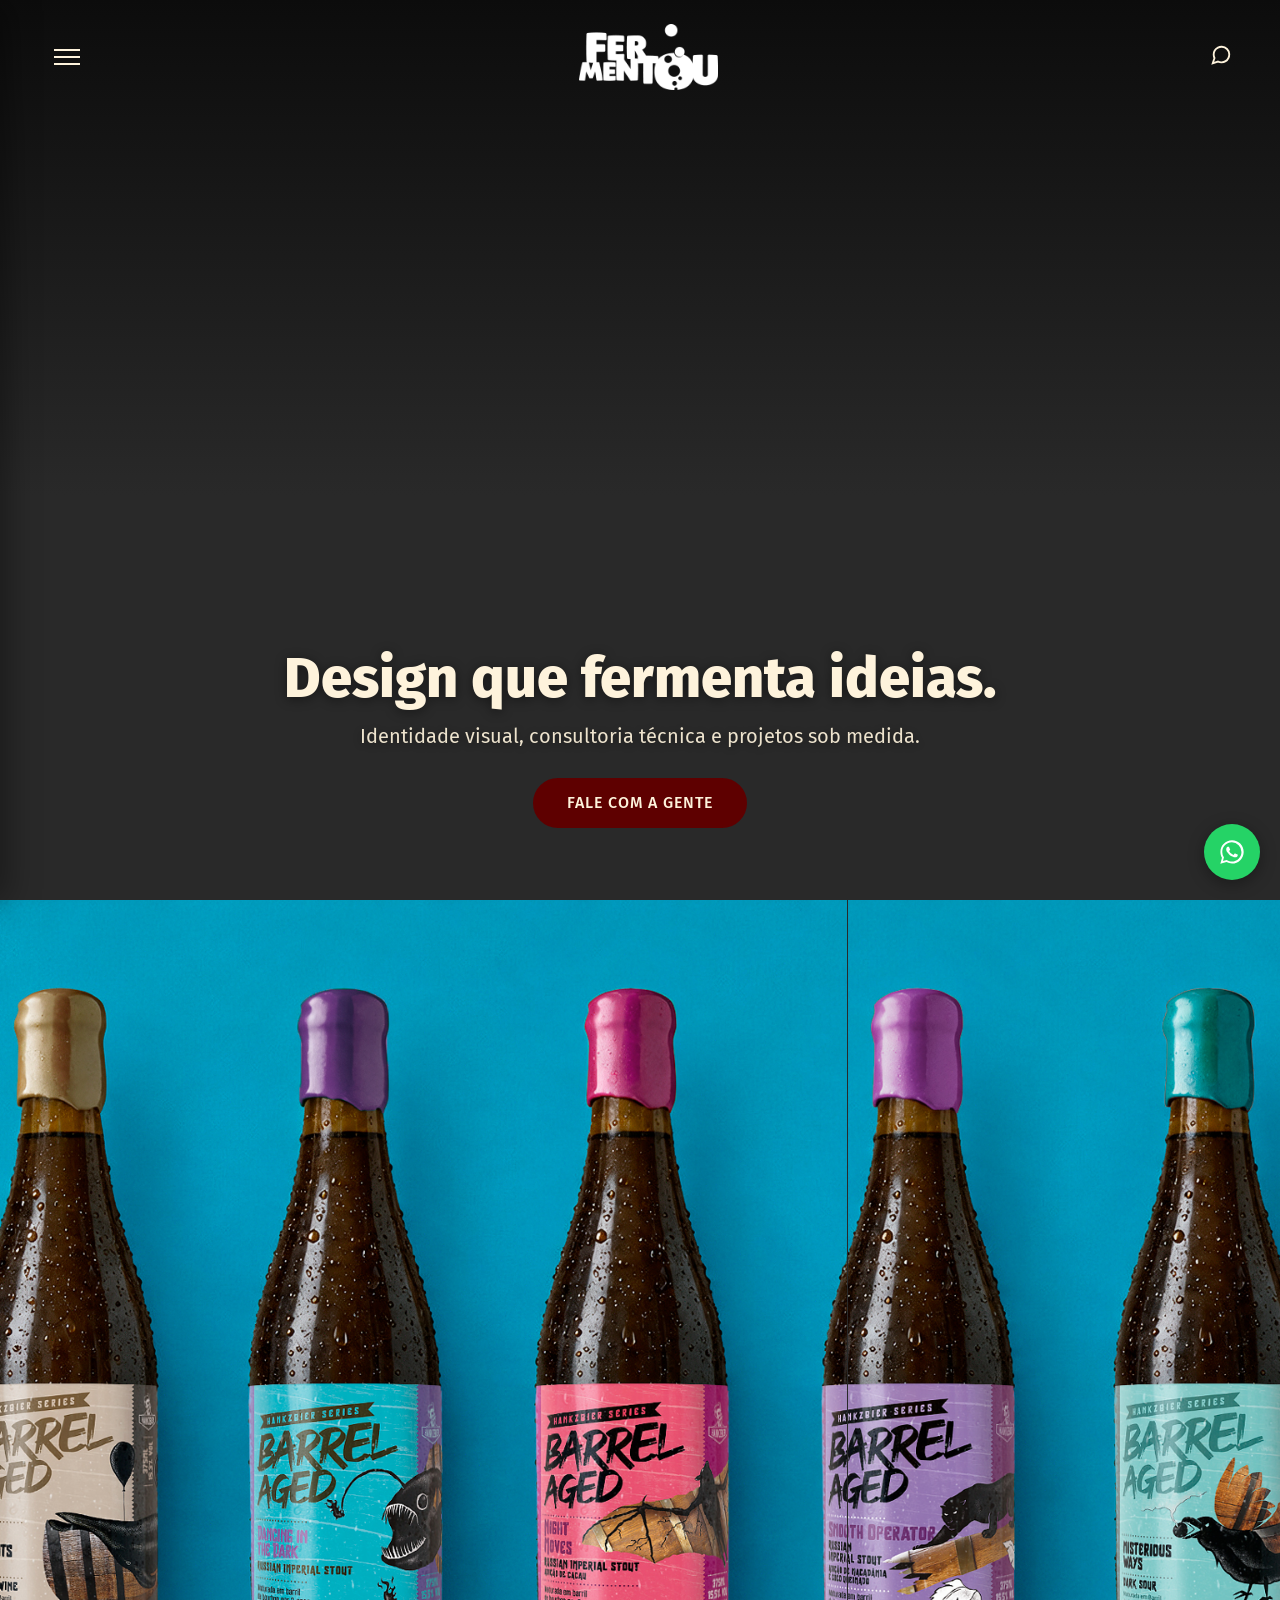
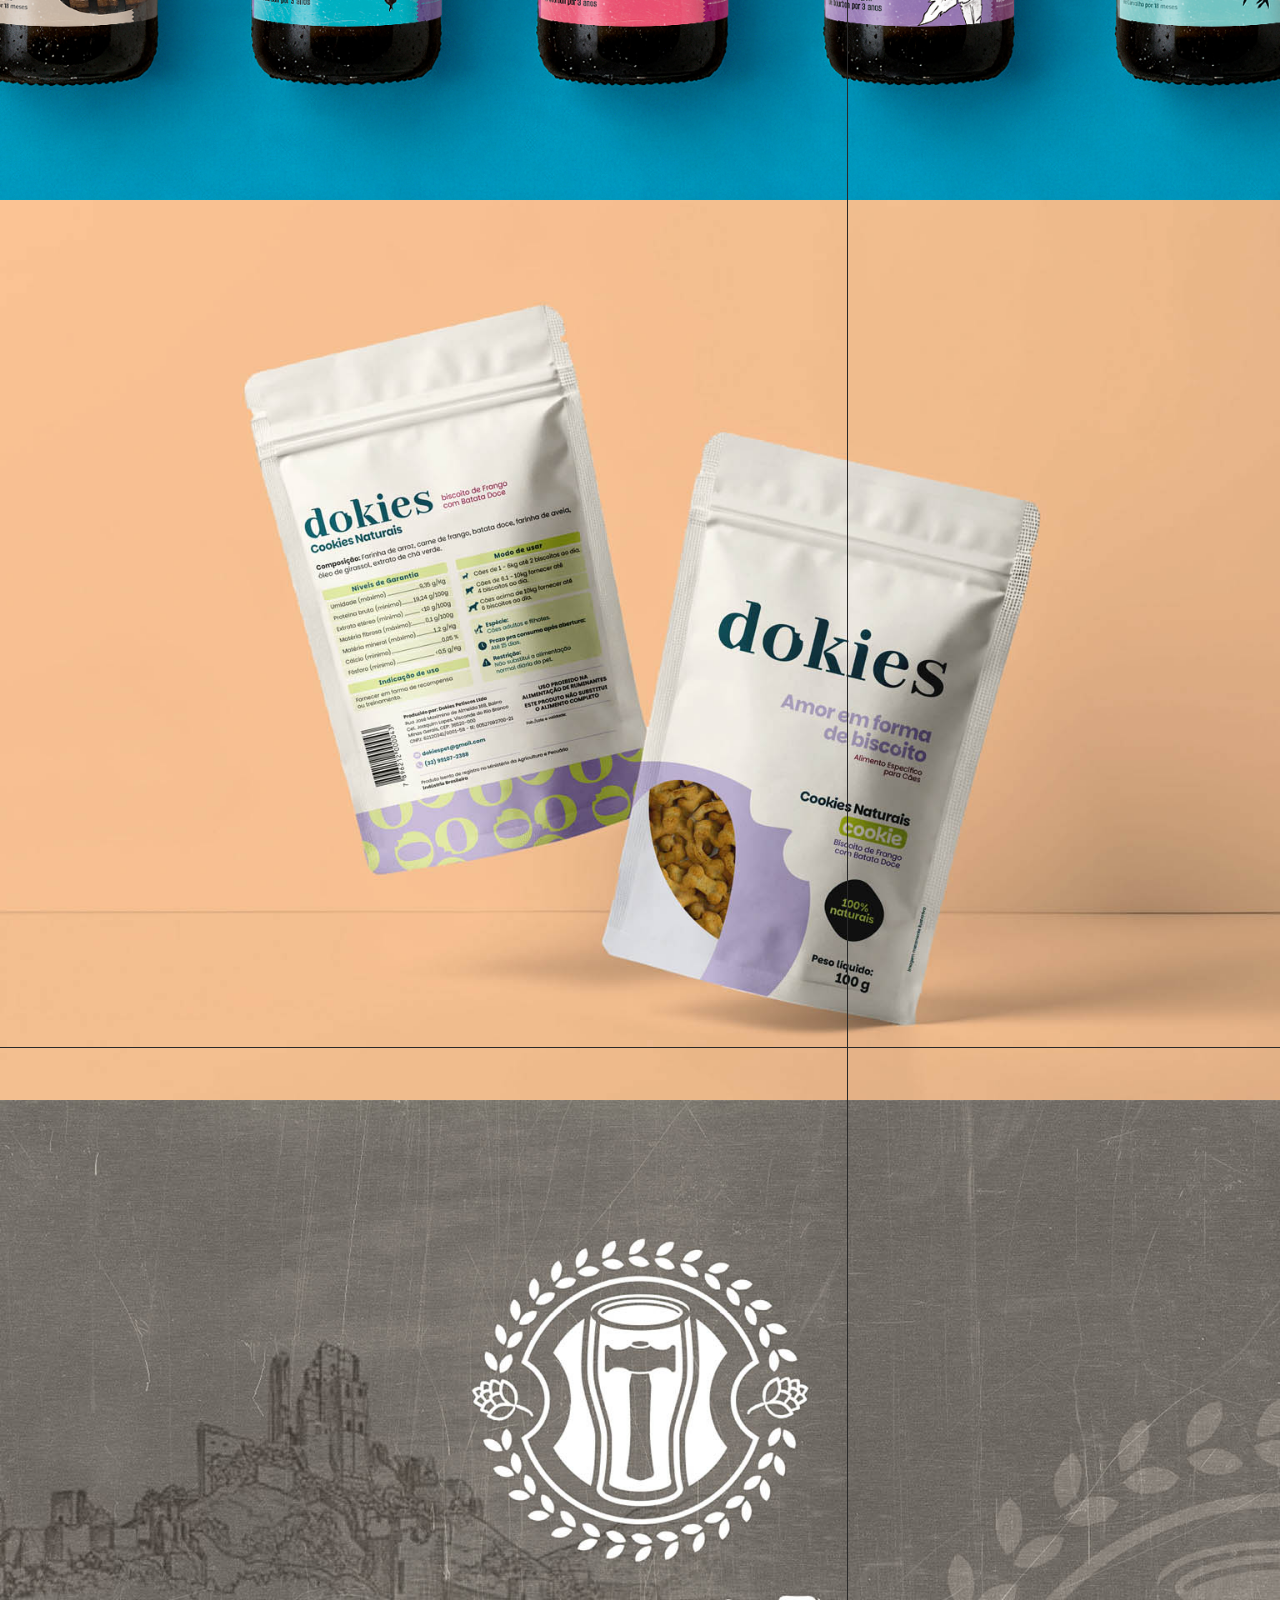
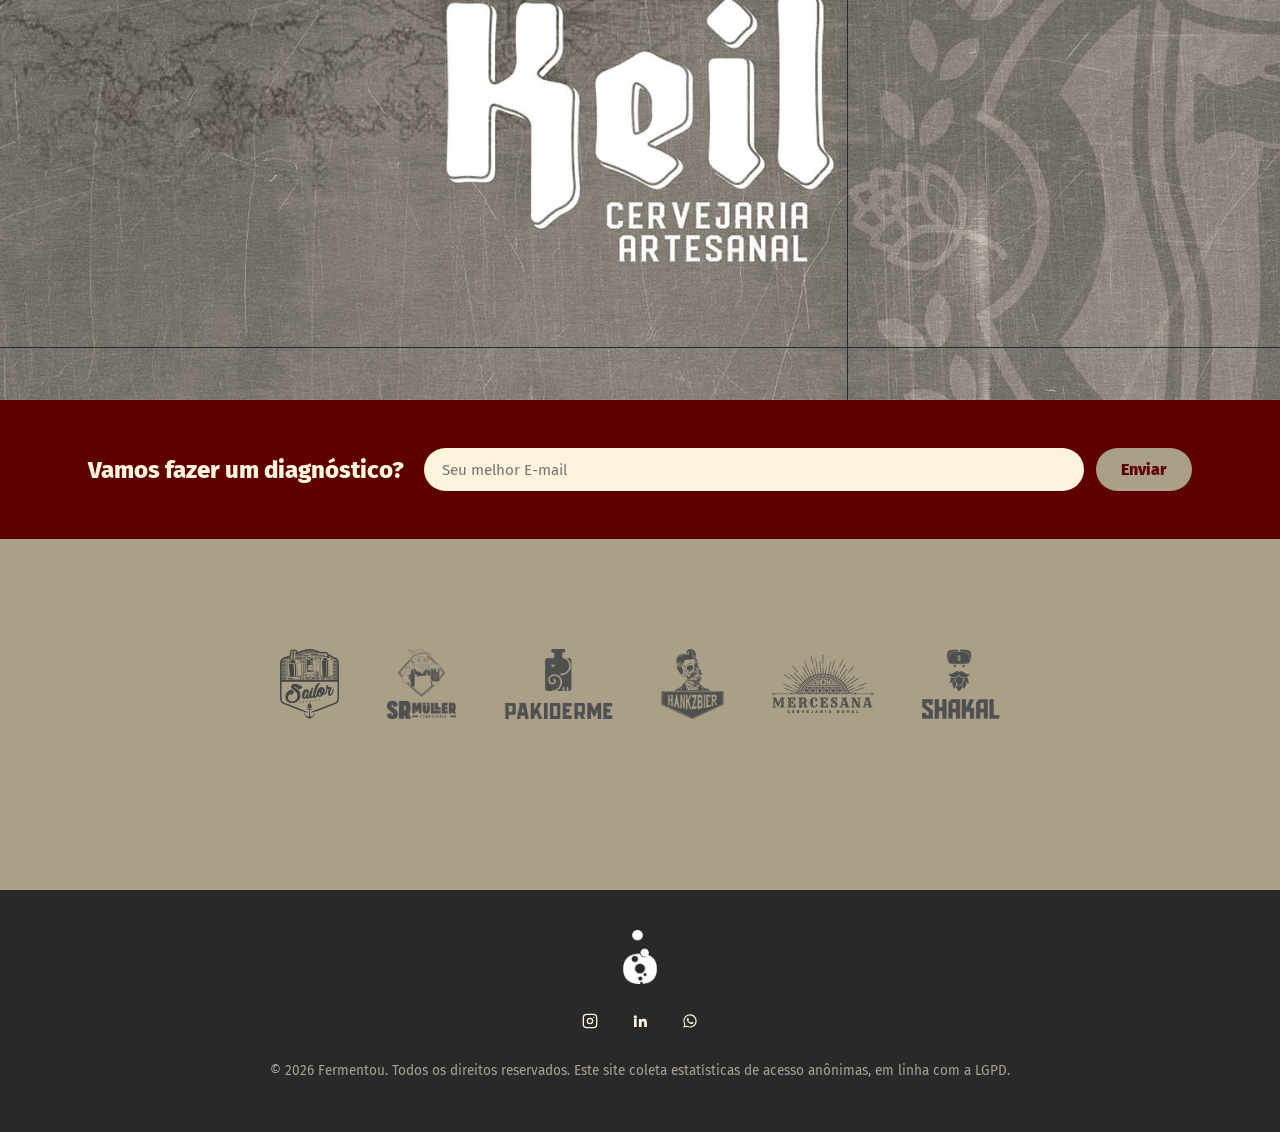
<file: index.html>
<!DOCTYPE html>
<html lang="pt-BR">
<head>
<meta charset="UTF-8">
<meta name="viewport" content="width=device-width, initial-scale=1.0">
<title>Fermentou — Estúdio</title>
<link rel="preconnect" href="https://fonts.googleapis.com">
<link rel="preconnect" href="https://fonts.gstatic.com" crossorigin>
<link href="https://fonts.googleapis.com/css2?family=Fira+Sans:ital,wght@0,400;0,500;0,800;1,400&display=swap" rel="stylesheet">
<link rel="stylesheet" href="css/style.css">
<link rel="icon" type="image/png" href="images/logo-fav.png">
    <!-- <script defer src="https://cloud.umami.is/script.js" data-website-id="7f531a55-8a51-411d-a5a2-12df48bf1d3e"></script> -->
</head>
<body>

<header class="site-header">
  <button class="menu-toggle" aria-expanded="false" aria-label="Abrir menu">
    <span></span><span></span><span></span>
  </button>
  <div class="logo"><a href="index.html"><img src="images/logo.png" alt="Fermentou" style="height:66px"></a></div>
  <a href="contato.html" class="contact-icon" aria-label="Contato">
    <svg viewBox="0 0 24 24" fill="none" stroke="currentColor" stroke-width="2"><path d="M21 11.5a8.38 8.38 0 0 1-.9 3.8 8.5 8.5 0 0 1-7.6 4.7 8.38 8.38 0 0 1-3.8-.9L3 21l1.9-5.7a8.38 8.38 0 0 1-.9-3.8 8.5 8.5 0 0 1 4.7-7.6 8.38 8.38 0 0 1 3.8-.9h.5a8.48 8.48 0 0 1 8 8v.5z"/></svg>
  </a>
</header>

<div class="nav-backdrop"></div>
<nav class="nav-overlay">
  <ul>
    <li><a href="index.html" class="is-active">Home</a></li>
    <li><a href="trabalhos.html">Trabalhos</a></li>
    <li><a href="servicos.html">Serviços</a></li>
    <li><a href="contato.html">Contato</a></li>
  </ul>
</nav>

<!-- HERO / VÍDEO -->
<section class="hero-video">
  <video autoplay loop playsinline muted preload="auto">
    <source src="video/video-head1.mp4" type="video/mp4">
  </video>

  <!-- TEXTO + BOTÃO (CTA) SOBRE O VÍDEO -->
  <div class="hero-video__overlay">
    <div class="hero-video__texto">
      <h1 class="hero-video__titulo">Design que fermenta ideias.</h1>
      <p class="hero-video__sub">Identidade visual, consultoria técnica e projetos sob medida.</p>
    </div>
    <div class="hero-video__acao">
      <a href="contato.html" class="hero-video__btn" data-umami-event="envio-banner">Fale com a gente</a>
    </div>
  </div>
</section>

<!-- TRABALHOS — Redireciona para a página trabalhos.html e abre o modal automático correspondente -->
<section class="trabalhos">
  <a href="trabalhos.html#trabalho-01" class="trabalho-item">
    <div class="trabalho-item__frame">
      <img src="images/trabalho-01.jpg" alt="Trabalho 01" onerror="this.replaceWith(Object.assign(document.createElement('div'),{className:'trabalho-item__placeholder',textContent:'Trabalho 01'}))">
    </div>
    <div class="trabalho-item__nome">
      <span class="trabalho-item__nome-titulo">Uma série</span>
      <span class="trabalho-item__nome-desc"></span>
    </div>
  </a>

  <a href="trabalhos.html#trabalho-02" class="trabalho-item">
    <div class="trabalho-item__frame">
      <img src="images/trabalho-02.jpg" alt="Trabalho 02" onerror="this.replaceWith(Object.assign(document.createElement('div'),{className:'trabalho-item__placeholder',textContent:'Trabalho 02'}))">
    </div>
    <div class="trabalho-item__nome">
      <span class="trabalho-item__nome-titulo">Consultoria</span>   <span class="trabalho-item__nome-titulo">Técnica</span>
      <span class="trabalho-item__nome-desc"></span>
    </div>
  </a>

  <a href="trabalhos.html#trabalho-03" class="trabalho-item">
    <div class="trabalho-item__frame">
      <img src="images/trabalho-03.jpg" alt="Trabalho 03" onerror="this.replaceWith(Object.assign(document.createElement('div'),{className:'trabalho-item__placeholder',textContent:'Trabalho 03'}))">
    </div>
    <div class="trabalho-item__nome">
      <span class="trabalho-item__nome-titulo">Identidade</span>   <span class="trabalho-item__nome-titulo">Visual</span>
      <span class="trabalho-item__nome-desc"></span>
    </div>
  </a>
</section>

<!-- CTA DIAGNÓSTICO -->
<section class="cta-diagnostico">
  <div class="container cta-diagnostico__conteudo">
    <span class="cta-diagnostico__texto">Vamos fazer um diagnóstico?</span>

    <form action="https://formsubmit.co/b506fd0d9becd67e48673a9bc6436c70" method="POST" class="cta-diagnostico__form">
      <input type="hidden" name="_next" value="https://fermentou.com.br/">
      <input type="hidden" name="_captcha" value="false">
      <input type="hidden" name="_subject" value="Novo pedido de Diagnóstico - Home">
      <input type="hidden" name="origem" value="CTA Diagnóstico - Home">

      <label for="cta-email" class="sr-only">E-mail</label>
      <input type="email" id="cta-email" name="email" placeholder="Seu melhor E-mail" required>
      <button type="submit" data-umami-event="envio-formulario">Enviar</button>
    </form>
  </div>
</section>

<!-- CLIENTES -->
<section class="clientes">
  <div class="container">
    <div class="clientes__grid">
      <img src="images/cliente-01.png" alt="Cliente 1" onerror="imgFallback(this, 'Cliente 1')">
      <img src="images/cliente-02.png" alt="Cliente 2" onerror="imgFallback(this, 'Cliente 2')">
      <img src="images/cliente-03.png" alt="Cliente 3" onerror="imgFallback(this, 'Cliente 3')">
      <img src="images/cliente-04.png" alt="Cliente 4" onerror="imgFallback(this, 'Cliente 4')">
      <img src="images/cliente-05.png" alt="Cliente 5" onerror="imgFallback(this, 'Cliente 5')">
      <img src="images/cliente-06.png" alt="Cliente 6" onerror="imgFallback(this, 'Cliente 6')">
    </div>
  </div>
</section>

<footer class="site-footer">
  <div class="footer-logo">
      <a href="index.html"><img src="images/logo-f.png" alt="Fermentou" style="height:54px;margin:0 auto"></a>
  </div>
  <div class="clientes__social">
    <a href="https://instagram.com/fermentou" target="_blank" rel="noopener" aria-label="Instagram" data-umami-event="envio-insta">
      <svg viewBox="0 0 24 24" fill="none" stroke="currentColor" stroke-width="2" stroke-linecap="round" stroke-linejoin="round"><rect x="2" y="2" width="20" height="20" rx="5"></rect><circle cx="12" cy="12" r="4"></circle><circle cx="17.5" cy="6.5" r="1" fill="currentColor" stroke="none"></circle></svg>
    </a>
    <a href="https://linkedin.com/" target="_blank" rel="noopener" aria-label="LinkedIn" data-umami-event="envio-link">
      <svg viewBox="0 0 24 24" fill="currentColor"><path d="M4.98 3.5a2.5 2.5 0 1 1 0 5 2.5 2.5 0 0 1 0-5zM3 9h4v12H3V9zm7 0h3.8v1.7h.1c.5-1 1.8-2 3.7-2 4 0 4.7 2.6 4.7 6v6.3h-4v-5.6c0-1.3 0-3-1.8-3s-2.1 1.4-2.1 2.9V21h-4V9z"/></svg>
    </a>
    <a href="https://wa.me/5521968088070" target="_blank" rel="noopener" aria-label="WhatsApp" data-umami-event="envio-whats">
      <svg viewBox="0 0 24 24" fill="currentColor"><path d="M12.04 2c-5.5 0-9.96 4.46-9.96 9.96 0 1.76.46 3.45 1.33 4.95L2 22l5.24-1.37a9.9 9.9 0 0 0 4.8 1.23h.01c5.5 0 9.96-4.46 9.96-9.96S17.54 2 12.04 2zm0 18.2h-.01c-1.5 0-2.98-.4-4.27-1.16l-.31-.18-3.18.83.85-3.1-.2-.32a8.2 8.2 0 0 1-1.26-4.31c0-4.53 3.69-8.22 8.23-8.22a8.2 8.2 0 0 1 8.22 8.23c0 4.54-3.69 8.23-8.23 8.23zm4.51-6.16c-.25-.12-1.46-.72-1.69-.8-.23-.08-.39-.12-.56.13-.16.24-.64.8-.78.96-.14.16-.29.18-.53.06-.25-.12-1.04-.38-1.99-1.22-.73-.66-1.23-1.46-1.37-1.71-.14-.24-.02-.38.11-.5.11-.11.25-.28.37-.42.13-.14.17-.24.25-.4.08-.16.04-.3-.02-.42-.06-.12-.56-1.35-.77-1.85-.2-.48-.41-.42-.56-.43h-.48c-.16 0-.42.06-.64.3-.22.24-.85.83-.85 2.02s.87 2.35.99 2.51c.12.16 1.72 2.62 4.16 3.68.58.25 1.03.4 1.39.51.58.19 1.11.16 1.53.1.47-.07 1.46-.6 1.66-1.18.21-.58.21-1.07.14-1.18-.06-.1-.22-.16-.47-.28z"/></svg>
    </a>
  </div>
  <p style="margin-top:1.5rem;opacity:.6;">&copy; <span id="ano"></span> Fermentou. Todos os direitos reservados. Este site coleta estatísticas de acesso anônimas, em linha com a LGPD.</p>
</footer>

<script src="js/script.js"></script>
<script>document.getElementById('ano').textContent = new Date().getFullYear();</script>
</body>
</html>
</file>
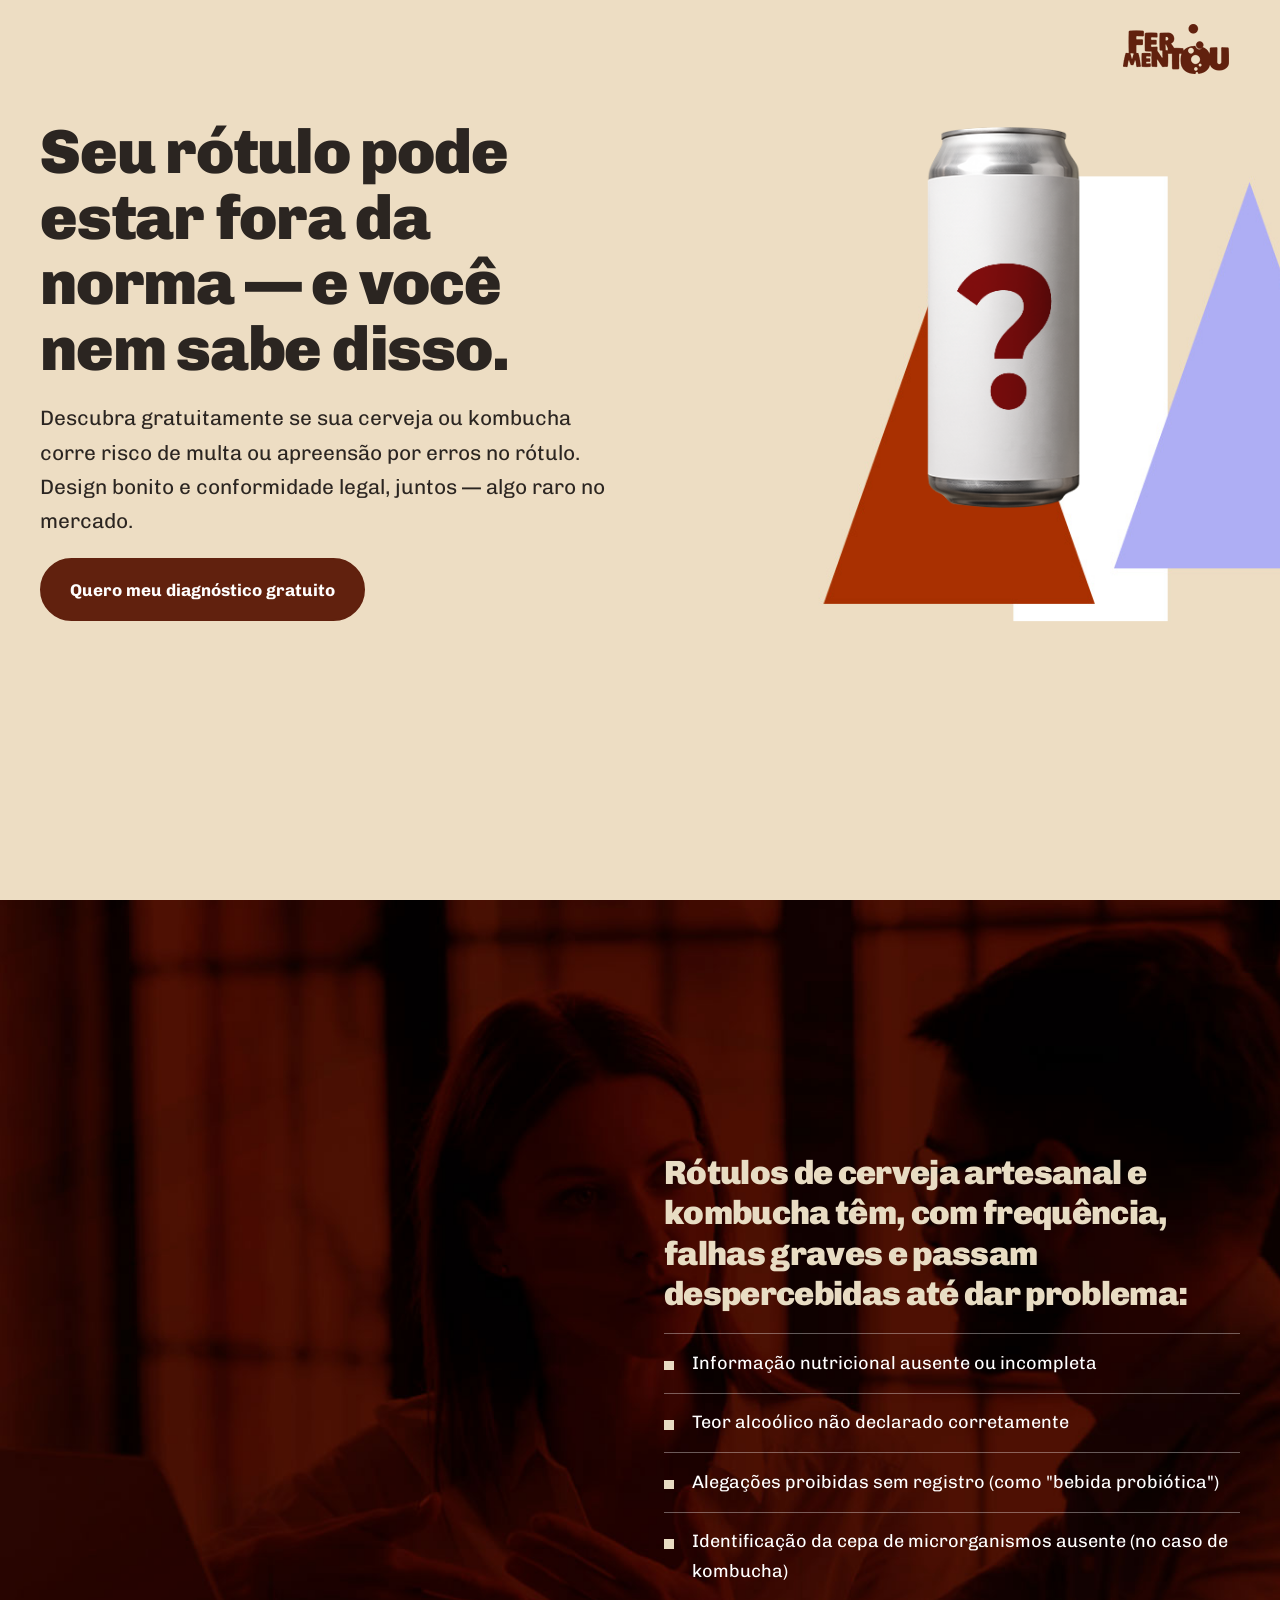
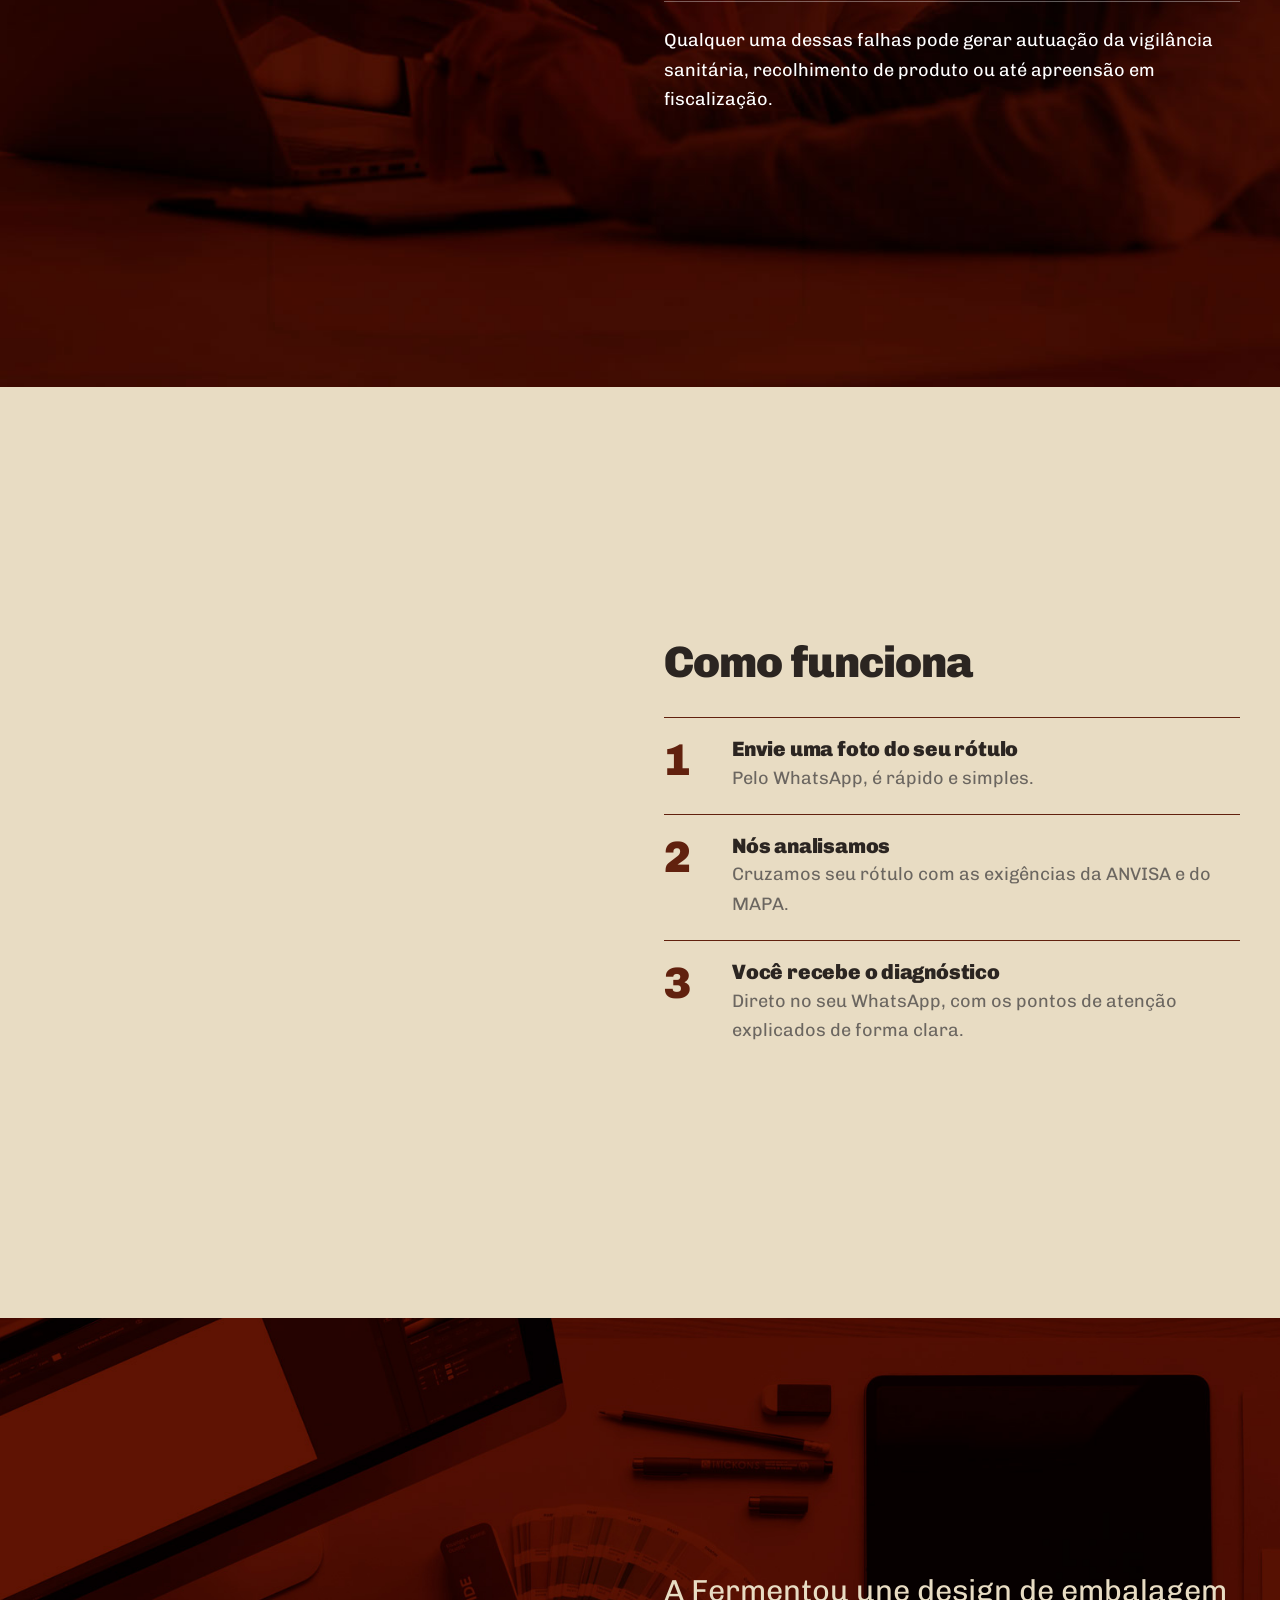
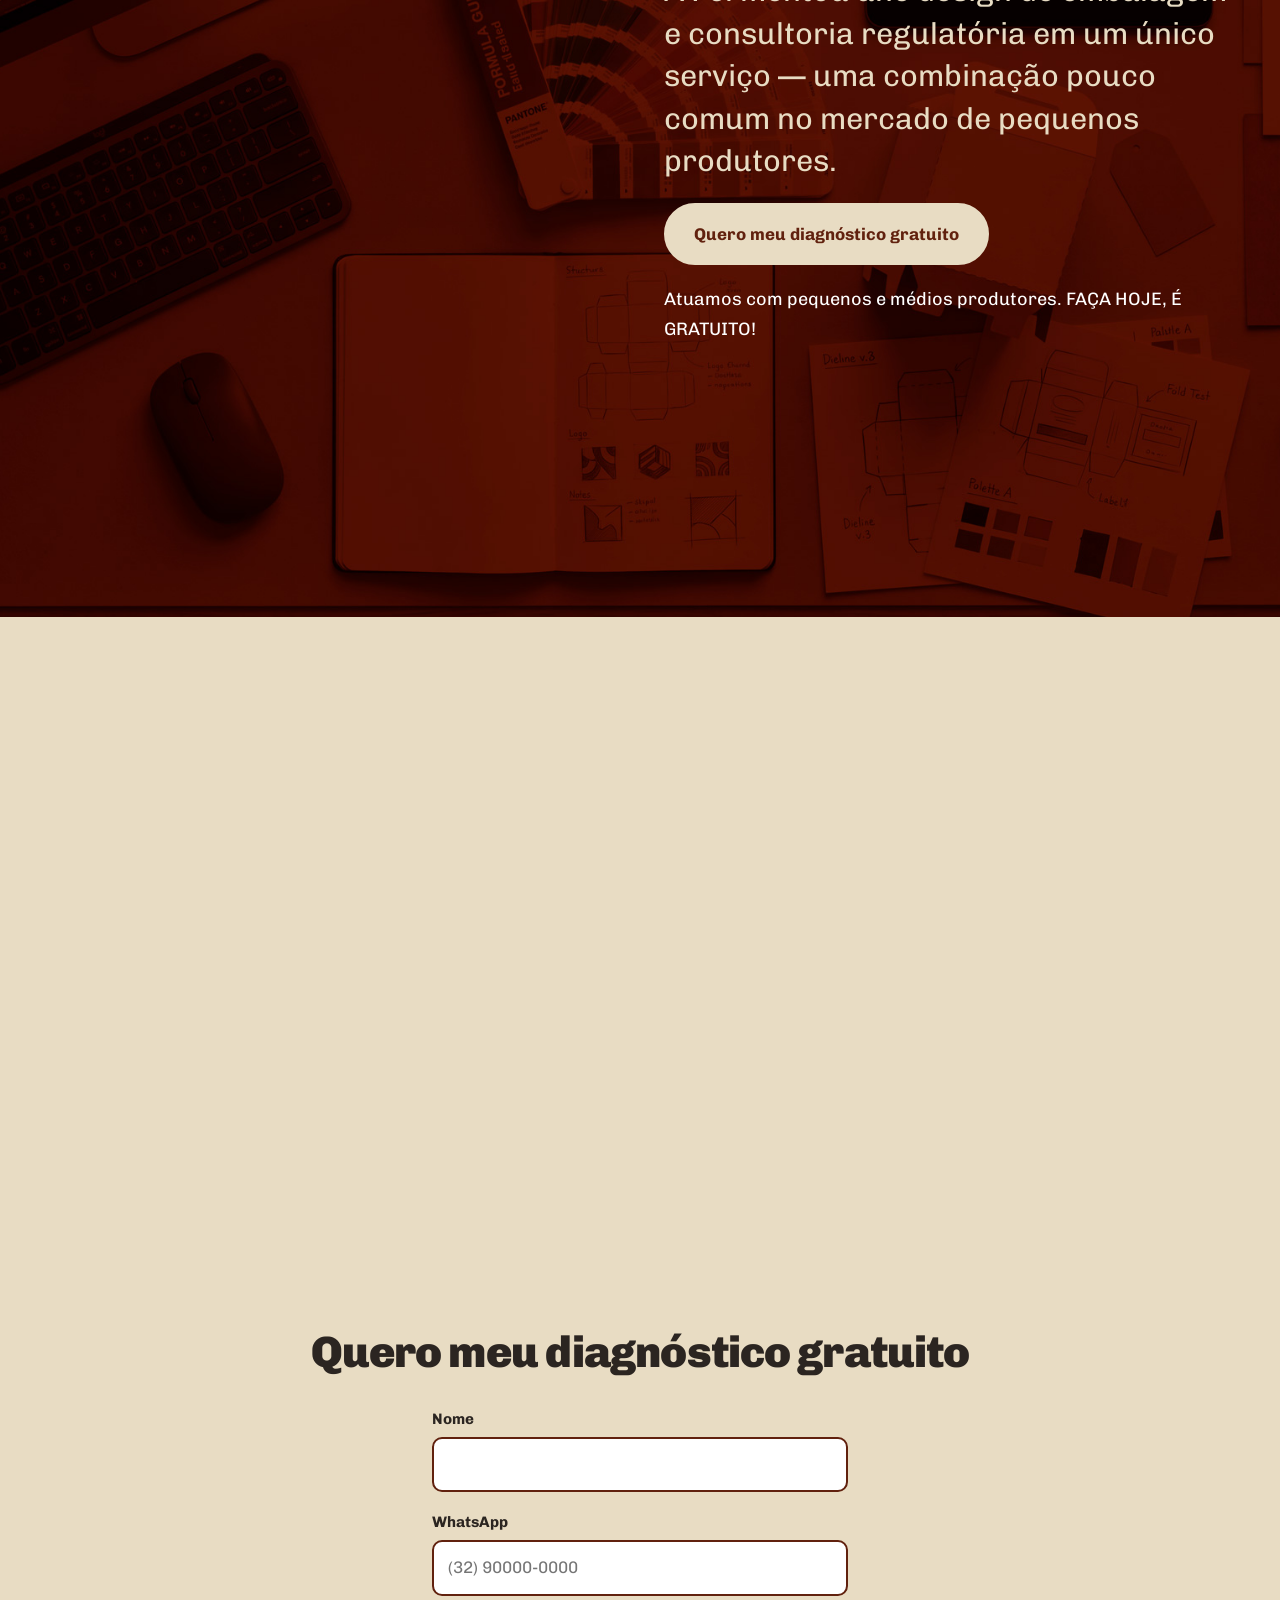
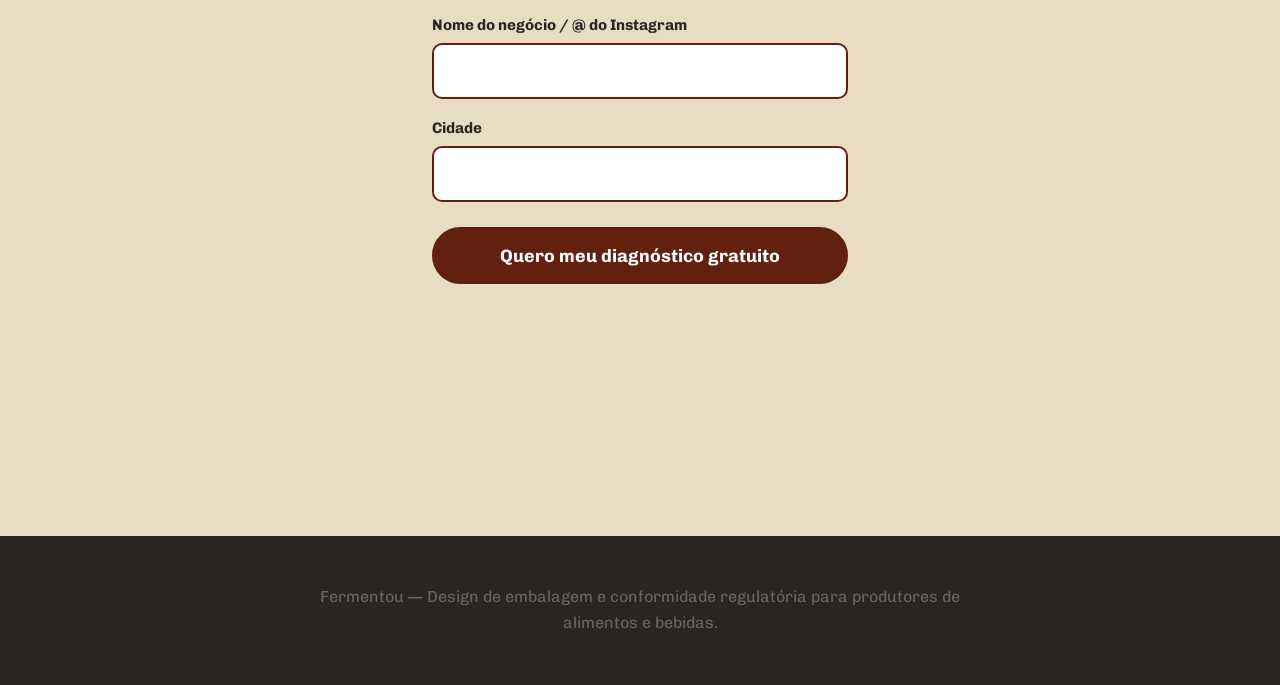
<file: la_pg/index.html>
<!DOCTYPE html>
<html lang="pt-BR">
<head>
  <meta charset="utf-8">
  <meta name="viewport" content="width=device-width, initial-scale=1">
  <title>Fermentou — Diagnóstico gratuito do rótulo da sua cerveja ou kombucha</title>
  <meta name="description" content="Descubra gratuitamente se o rótulo da sua cerveja artesanal ou kombucha corre risco de multa ou apreensão. Design de embalagem e conformidade regulatória.">

  <!-- Marca que o JavaScript está ativo (sem JS a imagem flutuante fica escondida) -->
  <script>document.documentElement.classList.add('js');</script>

  <!-- Fontes: Chivo (títulos) e Newsreader (textos) -->
  <link rel="preconnect" href="https://fonts.googleapis.com">
  <link rel="preconnect" href="https://fonts.gstatic.com" crossorigin>
  <link href="https://fonts.googleapis.com/css2?family=Chivo:wght@700;900&family=Newsreader:opsz,wght@6..72,400;6..72,600&display=swap" rel="stylesheet">
  <link rel="icon" type="image/png" href="images/logo-fav.png">
  <script defer src="https://cloud.umami.is/script.js" data-website-id="7f531a55-8a51-411d-a5a2-12df48bf1d3e"></script>

  <style>
    /* =========================================================
       1. VARIÁVEIS — é aqui que você ajusta cores, fontes e
          tamanho da imagem flutuante
       ========================================================= */
    :root {
      /* Paleta */
      --branco:      #FFFFFF;
      --cinza-claro: #DCD8D2;  /* fundo cinza */
      --cinza:       #6B6660;  /* textos secundários */
      --terracota:   #61210e;  /* vermelho terra cota */
      --areia:       #E8DCC3;  /* bege areia */
      --tinta:       #2B2521;  /* cor do texto principal */

      /* Fontes */
      --fonte-titulo: "Chivo", system-ui, sans-serif;
      --fonte-texto:  "Chivo", system-ui, sans-serif;

      /* Imagem flutuante: largura responsiva e altura proporcional (1,5x) */
      --floater-w: clamp(84px, 24vw, 280px);
      --floater-h: calc(var(--floater-w) * 1.5);

      /* Margem lateral da página e espaçamento vertical das seções.
         O espaçamento depende da altura da imagem: ele cria o "corredor"
         por onde a imagem atravessa de um lado para o outro sem tocar no texto. */
      --gutter: clamp(1.25rem, 4vw, 2.5rem);
      --pad-sec: max(5rem, calc(var(--floater-h) * 0.6));
    }

    /* =========================================================
       2. BASE
       ========================================================= */
    *, *::before, *::after { box-sizing: border-box; }

    @media (prefers-reduced-motion: no-preference) {
      html { scroll-behavior: smooth; }   /* rolagem suave ao clicar nos botões */
    }

    body {
      margin: 0;
      font-family: var(--fonte-texto);
      font-size: 1.125rem;
      line-height: 1.65;
      color: var(--tinta);
      background: var(--branco);
      overflow-x: hidden;
    }

    h1, h2, h3 {
      font-family: var(--fonte-titulo);
      font-weight: 900;
      line-height: 1.05;
      letter-spacing: -0.02em;
      margin: 0 0 1.25rem;
    }
    h1 { font-size: clamp(2.1rem, 1.2rem + 3.6vw, 3.9rem); }
    h2 { font-size: clamp(1.75rem, 1.1rem + 2.2vw, 2.75rem); }
    p  { margin: 0 0 1.25rem; }

    /* Foco visível para navegação por teclado */
    :focus-visible { outline: 3px solid var(--terracota); outline-offset: 3px; }

    /* Texto só para leitores de tela */
    .sr-only {
      position: absolute; width: 1px; height: 1px; padding: 0; margin: -1px;
      overflow: hidden; clip: rect(0, 0, 0, 0); white-space: nowrap; border: 0;
    }

    /* Contêiner central: todas as seções usam a mesma largura.
       O JavaScript usa este contêiner para calcular onde a imagem pode ficar. */
    .wrap {
      width: min(1200px, calc(100% - 2 * var(--gutter)));
      margin-inline: auto;
      position: relative;
    }

    /* =========================================================
       3. SEÇÕES + REGRA ANTI-SOBREPOSIÇÃO
       O atributo data-floater="right|left" em cada seção diz de que lado
       a IMAGEM fica. O TEXTO vai automaticamente para o lado oposto e
       tem largura limitada para nunca encostar na imagem.
       ========================================================= */
    .sec { position: relative; padding-block: var(--pad-sec); }

    .sec__text {
      width: min(36rem, calc(100% - var(--floater-w) - 1.5rem));
    }
    [data-floater="right"] .sec__text { margin-right: auto; } /* imagem à direita → texto à esquerda */
    [data-floater="left"]  .sec__text { margin-left: auto;  } /* imagem à esquerda → texto à direita */

    /* =========================================================
   4. BOTÃO (usado no topo e no formulário)
   ========================================================= */
.btn {
  display: inline-block;
  font-family: var(--fonte-titulo);
  font-weight: 700;
  font-size: 1.0625rem;
  color: var(--branco);
  background: var(--terracota);
  border: 2px solid var(--terracota);
  border-radius: 999px;
  padding: 0.95rem 1.75rem;
  text-decoration: none;
  cursor: pointer;
  transition: background-color .2s, color .2s, transform .2s;
}

/* --- NOVO: Botão claro para fundos escuros (Seção 4) --- */
.btn--claro {
  color: var(--terracota);
  background: var(--areia);
  border-color: var(--areia);
}

@media (hover: hover) {
  .btn:hover {
    background: transparent;
    color: var(--terracota);
    transform: translateY(-2px);
  }

  /* Hover invertido para o botão claro */
  .btn--claro:hover {
    background: transparent;
    color: var(--areia);
    border-color: var(--areia);
  }
}

.btn:active { transform: translateY(0); }

    /* =========================================================
       5. SEÇÃO 1 — HEADLINE (fundo areia)
       ========================================================= */
    .sec--hero {
      background: var(--areia);
      min-height: 100svh;
      display: flex;
      flex-direction: column;
      padding-top: 0;
    }
    .topo { display: flex; justify-content: flex-end; padding-top: 1.5rem; }

    /* PLACEHOLDER do logo — troque por <img src="img/logo.svg" alt="Fermentou"> */
    .logo {
      display: grid; place-items: center;
      width: 8rem; height: 2.25rem;
      background: color: var(--branco);
      font-family: var(--fonte-titulo); font-weight: 900; font-size: 0.95rem;
      text-decoration: none;
    }

    .hero__corpo { flex: 1; display: flex; align-items: center; padding-top: 2rem; }
    .hero__sub   { font-size: 1.3rem; color: var(--tinta); }

    /* =========================================================
       6. SEÇÃO 2 — IDENTIFICAÇÃO DO PROBLEMA (fundo terracota)
       ========================================================= */
    .sec--problema { background: var(--terracota); color: var(--branco); }
    .sec--problema h2 { font-size: clamp(1.5rem, 1rem + 1.6vw, 2.1rem); line-height: 1.2; color: var(--areia)}

    .lista { list-style: none; margin: 0 0 1.5rem; padding: 0; }
    .lista li {
      position: relative;
      padding: 0.9rem 0 0.9rem 1.75rem;
      border-top: 1px solid rgba(255, 255, 255, .35);
    }
    .lista li:last-child { border-bottom: 1px solid rgba(255, 255, 255, .35); }
    .lista li::before {       /* marcador */
      content: ""; position: absolute; left: 0; top: 1.65rem;
      width: .6rem; height: .6rem; background: var(--areia);
    }

    /* =========================================================
       7. SEÇÃO 3 — COMO FUNCIONA (fundo branco)
       ========================================================= */
    .sec--passos { background: var(--areia); }

    .passos { list-style: none; counter-reset: passo; margin: 2rem 0 0; padding: 0; }
    .passos li {
      counter-increment: passo;
      display: grid;
      grid-template-columns: 3.25rem 1fr;
      gap: 0 1rem;
      padding: 1.25rem 0;
      border-top: 1px solid var(--terracota);
    }
    .passos li::before {      /* número do passo */
      content: counter(passo);
      grid-row: span 2;
      font-family: var(--fonte-titulo); font-weight: 900;
      font-size: 2.75rem; line-height: 1;
      color: var(--terracota);
    }
    .passos h3 { font-size: 1.3rem; margin: 0 0 .25rem; letter-spacing: -0.01em; }
    .passos p  { margin: 0; color: var(--cinza); }

    /* =========================================================
       8. SEÇÃO 4 — REFORÇO DE AUTORIDADE (fundo cinza claro)
       ========================================================= */
    .sec--autoridade { background: var(--terracota); }
    .sec--autoridade .destaque { color: var(--areia);
      font-size: clamp(1.4rem, 1rem + 1.2vw, 1.9rem);
      line-height: 1.4;
    }
    .sec--autoridade .regiao { color: var(--branco); }

    /* =========================================================
       9. SEÇÃO 5 — FORMULÁRIO (fundo areia)
       A imagem "pousa" no espaço reservado (#dock), no centro da seção.
       O formulário vem logo abaixo, então nada sobrepõe a imagem.
       ========================================================= */
    .sec--form { background: var(--areia); text-align: center; }

    /* Espaço reservado onde a imagem flutuante termina o percurso */
    .dock { width: var(--floater-w); height: var(--floater-h); margin: 0 auto 2.5rem; }

    .form { width: min(26rem, 100%); margin: 2rem auto 0; text-align: left; }
    .campo { margin-bottom: 1.1rem; }
    .campo label {
      display: block; margin-bottom: .3rem;
      font-family: var(--fonte-titulo); font-weight: 700; font-size: .95rem;
    }
    .campo input {
      width: 100%;
      font: inherit; font-size: 1.05rem;
      color: var(--tinta);
      background: var(--branco);
      border: 2px solid var(--terracota);
      border-radius: 10px;
      padding: .75rem .9rem;
    }
    .campo input:focus-visible { outline: 3px solid var(--terracota); outline-offset: 2px; border-color: var(--terracota); }
    .form .btn { width: 100%; margin-top: .5rem; font-size: 1.125rem; }

    /* =========================================================
       10. SEÇÃO 6 — RODAPÉ (fundo branco)
       ========================================================= */
.rodape {
  background: var(--tinta);
  padding-block: 3rem;
  font-size: 1rem;
  color: var(--cinza);
  text-align: center;
}

.rodape p {
  margin: 0 auto;
  max-width: 40rem;
}

    /* =========================================================
       10.1 IMAGENS DE FUNDO (OPCIONAIS) — todas as seções e o rodapé
       Cada seção tem uma camada de fundo própria. Por padrão ela está
       vazia (a seção usa só a cor sólida). Para ativar, preencha
       --bg-img com o caminho da imagem na seção desejada.

       Variáveis de cada seção:
         --bg-img      imagem de fundo:  url('img/arquivo.jpg')  (ou none)
         --bg-overlay  "véu" de cor por cima da foto, para o texto continuar
                       legível. Use a cor da seção com transparência.
         --bg-pos      ponto de foco da imagem: center, top, bottom, left...

       Dica: o véu só faz efeito junto com uma imagem. Se não for usar
       imagem em uma seção, deixe --bg-img: none e --bg-overlay: transparent.
       ========================================================= */

    /* Camada de fundo (não precisa mexer aqui) */
    .sec::before,
    .rodape::before {
      content: "";
      position: absolute; inset: 0;
      z-index: 0;
      pointer-events: none;
      background-image:
        linear-gradient(var(--bg-overlay, transparent), var(--bg-overlay, transparent)),
        var(--bg-img, none);
      background-size: cover;
      background-position: var(--bg-pos, center);
      background-repeat: no-repeat;
    }
    /* O conteúdo fica sempre acima da camada de fundo */
    .sec .wrap,
    .rodape .wrap { z-index: 1; }
    .rodape { position: relative; }

    /* ---- Configure uma seção por vez (exemplos comentados) ---- */

    /* Seção 1 — Headline */
    .sec--hero {
      --bg-img: url('img/fundo-1.jpg');                         /* ex.: url('img/fundo-1.jpg') */
      --bg-overlay: transparent;              /* ex.: rgba(232, 220, 195, .80) */
      --bg-pos: center;
    }
    /* Seção 2 — Problema */
    .sec--problema {
      --bg-img: url('img/fundo-3.jpg');                         /* ex.: url('img/fundo-2.jpg') */
      --bg-overlay: transparent;              /* ex.: rgba(169, 72, 43, .82) */
      --bg-pos: center;
    }
    /* Seção 3 — Como funciona */
    .sec--passos {
      --bg-img: none;                         /* ex.: url('img/fundo-3.jpg') */
      --bg-overlay: transparent;              /* ex.: rgba(255, 255, 255, .88) */
      --bg-pos: center;
    }
    /* Seção 4 — Autoridade */
    .sec--autoridade {
      --bg-img: url('img/fundo-2.jpg');                         /* ex.: url('img/fundo-4.jpg') */
      --bg-overlay: transparent;              /* ex.: rgba(220, 216, 210, .85) */
      --bg-pos: center;
    }
    /* Seção 5 — Formulário */
    .sec--form {
      --bg-img: none;                         /* ex.: url('img/fundo-5.jpg') */
      --bg-overlay: transparent;              /* ex.: rgba(232, 220, 195, .85) */
      --bg-pos: center;
    }
    /* Seção 6 — Rodapé */
    .rodape {
      --bg-img: none;                         /* ex.: url('img/fundo-6.jpg') */
      --bg-overlay: transparent;              /* ex.: rgba(255, 255, 255, .90) */
      --bg-pos: center;
    }

    /* =========================================================
       11. IMAGEM FLUTUANTE
       Fica fixa na tela; o JavaScript (no fim do arquivo) a move
       para a esquerda/direita/centro conforme a rolagem.
       ========================================================= */
    .floater {
      display: none;                     /* só aparece com JavaScript ativo */
      position: fixed; top: 0; left: 0;
      width: var(--floater-w); height: var(--floater-h);
      z-index: 5;
      pointer-events: none;              /* não atrapalha cliques nos textos */
      will-change: transform;
    }
    .js .floater { display: block; }

    .floater__media {
      width: 100%; height: 100%;
      display: grid; place-items: center;
      background: var(transparent);
      color: var(--branco);
      border-radius: calc(var(--floater-w) * 0.3);
      overflow: hidden;
      font-family: var(--fonte-titulo); font-weight: 900; font-size: .95rem;
      text-align: center;
    }
    /* Quando você colocar a imagem real, ela preenche todo o espaço */
    .floater__media img { width: 100%; height: 100%; object-fit: cover; display: block; }

    /* =========================================================
       12. RESPONSIVO (celular) — telas de até 760px
       ========================================================= */
    @media (max-width: 760px) {

      /* Entrelinha mais junta nos textos */
      body            { line-height: 1.2; }
      h1              { line-height: 1.0; }
      h2, h3          { line-height: 1.1; }
      .sec--problema h2 { line-height: 1.15; }
      .sec--autoridade .destaque { line-height: 1.3; }
      .lista li       { padding-block: 0.7rem; }
      .lista li::before { top: 1.3rem; }

      /* Texto dos botões centralizado */
      .btn { text-align: center; }

      /* Logo alinhado à esquerda */
      .topo { justify-content: flex-start; }

      /* Seção 1: imagem à esquerda (como nas demais), texto à direita.
         O JavaScript lê o mesmo atributo data-floater-mobile. */
      [data-floater-mobile="left"] .sec__text { margin-left: auto; margin-right: 0; }
    }
  </style>
</head>

<body>

  <!-- =========================================================
       IMAGEM FLUTUANTE (PLACEHOLDER)
       Para usar a imagem real:
       1) apague o texto "img flutuante"
       2) descomente a linha <img> e coloque o caminho do arquivo
       ========================================================= -->
  <div class="floater" id="floater" aria-hidden="true">
    <div class="floater__media">
      <img src="img/imagem-flutuante.png" alt="">
    </div>
  </div>

  <main>

    <!-- =======================================================
         SEÇÃO 1 — HEADLINE
         data-floater="right" → imagem à direita, texto à esquerda (computador)
         data-floater-mobile="left" → no celular a imagem vai para a esquerda
         ======================================================= -->
    <section class="sec sec--hero" data-floater="right" data-floater-mobile="left">
      <header class="topo wrap">
        <!-- Logo (placeholder). Troque pelo arquivo real. -->
        <a class="logo" href="#" aria-label="Fermentou — início"><img src="img/logo.png" alt="Fermentou"></a>
      </header>

      <div class="hero__corpo wrap">
        <div class="sec__text">
          <h1>Seu rótulo pode estar fora da norma — e você nem sabe disso.</h1>
          <p class="hero__sub">Descubra gratuitamente se sua cerveja ou kombucha corre risco de multa ou apreensão por erros no rótulo. Design bonito e conformidade legal, juntos — algo raro no mercado.</p>
          <a class="btn" href="#diagnostico" data-umami-event="landing-bt">Quero meu diagnóstico gratuito</a>
        </div>
      </div>
    </section>

    <!-- =======================================================
         SEÇÃO 2 — IDENTIFICAÇÃO DO PROBLEMA
         data-floater="left" → imagem à esquerda, texto à direita
         ======================================================= -->
    <section class="sec sec--problema" data-floater="left">
      <div class="wrap">
        <div class="sec__text">
          <h2>Rótulos de cerveja artesanal e kombucha têm, com frequência, falhas graves e passam despercebidas até dar problema:</h2>

          <ul class="lista">
            <li>Informação nutricional ausente ou incompleta</li>
            <li>Teor alcoólico não declarado corretamente</li>
            <li>Alegações proibidas sem registro (como "bebida probiótica")</li>
            <li>Identificação da cepa de microrganismos ausente (no caso de kombucha)</li>
          </ul>

          <p>Qualquer uma dessas falhas pode gerar autuação da vigilância sanitária, recolhimento de produto ou até apreensão em fiscalização.</p>
        </div>
      </div>
    </section>

    <!-- =======================================================
         SEÇÃO 3 — COMO FUNCIONA (3 passos)
         A imagem continua à esquerda. Para fazê-la voltar ao lado direito
         aqui, troque para data-floater="right" (o texto muda de lado sozinho).
         ======================================================= -->
    <section class="sec sec--passos" data-floater="left">
      <div class="wrap">
        <div class="sec__text">
          <h2>Como funciona</h2>

          <ol class="passos">
            <li>
              <h3>Envie uma foto do seu rótulo</h3>
              <p>Pelo WhatsApp, é rápido e simples.</p>
            </li>
            <li>
              <h3>Nós analisamos</h3>
              <p>Cruzamos seu rótulo com as exigências da ANVISA e do MAPA.</p>
            </li>
            <li>
              <h3>Você recebe o diagnóstico</h3>
              <p>Direto no seu WhatsApp, com os pontos de atenção explicados de forma clara.</p>
            </li>
          </ol>
        </div>
      </div>
    </section>

    <!-- =======================================================
         SEÇÃO 4 — REFORÇO DE AUTORIDADE
         ======================================================= -->
    <section class="sec sec--autoridade" data-floater="left">
      <div class="wrap">
        <div class="sec__text">
          <h2 class="sr-only">Quem é a Fermentou</h2>
          <p class="destaque">A Fermentou une design de embalagem e consultoria regulatória em um único serviço — uma combinação pouco comum no mercado de pequenos produtores.</p>
		 <a class="btn btn--claro" href="#diagnostico" data-umami-event="landing-bt">Quero meu diagnóstico gratuito</a>
		 </p>
         <p class="regiao">Atuamos com pequenos e médios produtores. FAÇA HOJE, É GRATUITO!</p>
        </div>
      </div>
    </section>

    <!-- =======================================================
         SEÇÃO 5 — FORMULÁRIO
         Sem data-floater: aqui a imagem termina o percurso, centralizada
         dentro do #dock. O formulário fica abaixo dela.
         ======================================================= -->
    <section class="sec sec--form" id="diagnostico">
      <div class="wrap">

        <!-- Espaço reservado onde a imagem flutuante "pousa" -->
        <div class="dock" id="dock"></div>

        <h2>Quero meu diagnóstico gratuito</h2>

        <!-- Ao enviar, o JavaScript abre o WhatsApp com a mensagem pronta -->
        <form class="form" id="form-diagnostico" novalidate>
          <div class="campo">
            <label for="nome">Nome</label>
            <input id="nome" name="nome" type="text" autocomplete="name" required>
          </div>
          <div class="campo">
            <label for="whatsapp">WhatsApp</label>
            <input id="whatsapp" name="whatsapp" type="tel" inputmode="tel" autocomplete="tel" placeholder="(32) 90000-0000" required>
          </div>
          <div class="campo">
            <label for="negocio">Nome do negócio / @ do Instagram</label>
            <input id="negocio" name="negocio" type="text" required>
          </div>
          <div class="campo">
            <label for="cidade">Cidade</label>
            <input id="cidade" name="cidade" type="text" autocomplete="address-level2" required>
          </div>

          <button class="btn" type="submit">Quero meu diagnóstico gratuito</button>
        </form>
      </div>
    </section>

  </main>

  <!-- =======================================================
       SEÇÃO 6 — RODAPÉ
       ======================================================= -->
  <footer class="rodape">
    <div class="wrap">
      <p>Fermentou — Design de embalagem e conformidade regulatória para produtores de alimentos e bebidas.</p>
    </div>
  </footer>


  <script>
    /* =========================================================
       CONFIGURAÇÃO — edite aqui
       ========================================================= */

    // Número do WhatsApp que recebe os diagnósticos.
    // Formato: código do país + DDD + número, só dígitos. Ex.: "5532900000000"
    const WHATSAPP_NUMERO = "5521984124347";

    /* ---------------------------------------------------------
       VELOCIDADE DA IMAGEM FLUTUANTE — ajuste os 3 valores abaixo
       --------------------------------------------------------- */

    // SUAVIDADE — "atraso" com que a imagem acompanha a rolagem.
    //   1    = cola na rolagem, sem atraso (movimento seco)
    //   0.15 = leve flutuação (padrão)
    //   0.06 = bem lenta e "pesada", demora para alcançar
    // Quanto menor, mais a imagem demora para chegar ao destino.
    const SUAVIDADE = 0.15;

    // PARALAXE_VERTICAL — velocidade com que a imagem sobe enquanto você rola.
    //   0    = fica parada na altura da tela (padrão)
    //   0.2  = vai subindo devagar, mais lenta que o texto
    //   0.5  = sobe na metade da velocidade do texto
    // Aceita de 0 a 0.7. Ela continua pousando no centro da seção 5.
    const PARALAXE_VERTICAL = 0;

    // TRAVESSIA — o quanto da área vazia entre dois textos a imagem usa
    // para trocar de lado (e para descer até o formulário).
    //   1    = usa toda a área (movimento mais longo e suave, padrão)
    //   0.5  = metade da área (troca de lado mais rápida)
    //   0.25 = bem rápida
    // Aceita de 0.1 a 1. Nunca passa de 1, para não encostar no texto.
    const TRAVESSIA = 0.8;

    // Mensagem pré-preenchida (os dados do formulário entram automaticamente)
    function montarMensagem(d) {
      return [
        "Olá! Quero meu diagnóstico gratuito do rótulo.",
        "",
        "Nome: " + d.nome,
        "WhatsApp: " + d.whatsapp,
        "Negócio / Instagram: " + d.negocio,
        "Cidade: " + d.cidade,
        "",
        "Vou enviar a foto do rótulo em seguida."
      ].join("\n");
    }

    /* =========================================================
       FORMULÁRIO → WHATSAPP
       ========================================================= */
    const form = document.getElementById("form-diagnostico");

    form.addEventListener("submit", function (e) {
      e.preventDefault();

      // Validação simples: se faltar campo, o navegador destaca o primeiro vazio
      if (!form.checkValidity()) { form.reportValidity(); return; }

      const dados = Object.fromEntries(new FormData(form).entries());
      const url = "https://wa.me/" + WHATSAPP_NUMERO +
                  "?text=" + encodeURIComponent(montarMensagem(dados));

      window.location.href = url;   // redireciona para o WhatsApp
    });

    /* =========================================================
       IMAGEM FLUTUANTE
       Como funciona:
       - A imagem é "fixed" e fica sempre no meio da altura da tela.
       - Cada seção com data-floater diz de que lado ela fica.
       - Quando o lado muda entre duas seções, a imagem atravessa só
         enquanto está no espaço vazio ENTRE os dois textos (o cálculo
         usa a posição real dos textos, então não sobrepõe nada).
       - Na seção 5 ela desce até o #dock e passa a rolar junto com a página.
       ========================================================= */
    (function () {
      const floater = document.getElementById("floater");
      const dock    = document.getElementById("dock");
      const secoes  = Array.from(document.querySelectorAll(".sec[data-floater]"));
      const reduzMovimento = window.matchMedia("(prefers-reduced-motion: reduce)").matches;

      // Valores da configuração, protegidos contra números fora do limite
      const SUAV = Math.min(1, Math.max(0.02, SUAVIDADE));
      const PARAL = Math.min(0.7, Math.max(0, PARALAXE_VERTICAL));
      const TRAV = Math.min(1, Math.max(0.1, TRAVESSIA));

      let M = null; // medidas da página (recalculadas quando a tela muda)

      /* Mede posições da página. Roda no carregamento e ao redimensionar. */
      function medir() {
        const sy = window.scrollY;
        const w = floater.offsetWidth;
        const h = floater.offsetHeight;

        // Posições horizontais possíveis (esquerda, direita e centro do contêiner)
        const c = secoes[0].querySelector(".wrap").getBoundingClientRect();
        const xs = {
          left:   c.left,
          right:  c.right - w,
          center: c.left + (c.width - w) / 2
        };

        // Onde cada bloco de texto começa e termina (coordenadas da página)
        const textos = secoes.map(function (s) {
          const r = s.querySelector(".sec__text").getBoundingClientRect();
          return { top: r.top + sy, bottom: r.bottom + sy };
        });
        // No celular, usa data-floater-mobile (se existir) em vez de data-floater
        const celular = window.matchMedia("(max-width: 760px)").matches;
        const lados = secoes.map(function (s) {
          return (celular && s.dataset.floaterMobile) ? s.dataset.floaterMobile : s.dataset.floater;
        });

        // Centro vertical do #dock (onde a imagem pousa)
        const D = dock.getBoundingClientRect().top + sy + h / 2;

        // Lista de "travessias": faixa de rolagem em que a imagem muda de lado
        const trans = [];
        for (let i = 0; i < lados.length - 1; i++) {
          if (lados[i] === lados[i + 1]) continue;       // mesmo lado: não se move
          let ini = textos[i].bottom + h / 2;            // topo da imagem passou do texto de cima
          let fim = textos[i + 1].top - h / 2;           // base da imagem ainda antes do próximo texto
          if (fim <= ini) {                              // espaço apertado: travessia curta no meio
            const m = (textos[i].bottom + textos[i + 1].top) / 2;
            ini = m - 20; fim = m + 20;
          }
          // TRAVESSIA: usa só uma parte da área vazia, centralizada
          const meio = (ini + fim) / 2, meia = ((fim - ini) / 2) * TRAV;
          trans.push({ ini: meio - meia, fim: meio + meia, de: xs[lados[i]], para: xs[lados[i + 1]] });
        }

        // Última travessia: do lado atual até o centro (seção 5)
        const u = textos.length - 1;
        const iniF = textos[u].bottom + h / 2;
        const fimF = Math.max(D, iniF + 60);   // termina exatamente quando pousa no #dock
        trans.push({ ini: fimF - (fimF - iniF) * TRAV, fim: fimF, de: xs[lados[u]], para: xs.center });

        M = { xs: xs, lados: lados, trans: trans, D: D, h: h };
      }

      /* Animação com suavidade: a imagem "persegue" a posição de destino.
         O quanto ela atrasa é controlado por SUAVIDADE (no topo do script). */
      const alvo = { x: 0, y: 0 };
      const atual = { x: null, y: null };
      let rodando = false;

      function animar() {
        if (atual.x === null || SUAV >= 1 || reduzMovimento) {
          atual.x = alvo.x; atual.y = alvo.y;                // sem atraso
        } else {
          atual.x += (alvo.x - atual.x) * SUAV;
          atual.y += (alvo.y - atual.y) * SUAV;
        }
        floater.style.transform = "translate3d(" + atual.x + "px," + atual.y + "px,0)";

        if (Math.abs(alvo.x - atual.x) > 0.1 || Math.abs(alvo.y - atual.y) > 0.1) {
          requestAnimationFrame(animar);                     // ainda não chegou
        } else {
          rodando = false;
        }
      }

      /* Calcula o destino da imagem de acordo com a rolagem atual. */
      function atualizar() {
        if (!M) return;
        // Centro da imagem (coord. da página). Com PARALAXE_VERTICAL = 0 ele fica
        // sempre no meio da tela; com valores maiores a imagem sobe devagar.
        const yc = (1 - PARAL) * window.scrollY + window.innerHeight / 2;

        // Posição horizontal
        let x = M.xs[M.lados[0]];
        for (let i = 0; i < M.trans.length; i++) {
          const t = M.trans[i];
          if (yc <= t.ini) { x = t.de; break; }
          if (yc >= t.fim) { x = t.para; continue; }
          const p = (yc - t.ini) / (t.fim - t.ini);
          const suave = reduzMovimento ? (p < 0.5 ? 0 : 1) : p * p * (3 - 2 * p);
          x = t.de + (t.para - t.de) * suave;
          break;
        }

        // Posição vertical: fixa no meio da tela até pousar no #dock; depois rola com a página
        const yDoc = Math.min(yc, M.D);
        const y = yDoc - window.scrollY - M.h / 2;

        // Define o destino; a função animar() leva a imagem até ele com a suavidade escolhida
        alvo.x = x; alvo.y = y;
        if (!rodando) { rodando = true; requestAnimationFrame(animar); }
      }

      /* Eventos */
      let aguardando = false;
      window.addEventListener("scroll", function () {
        if (aguardando) return;
        aguardando = true;
        requestAnimationFrame(function () { atualizar(); aguardando = false; });
      }, { passive: true });

      function refazer() { medir(); atualizar(); }
      window.addEventListener("resize", refazer);
      window.addEventListener("load", refazer);
      if (document.fonts && document.fonts.ready) document.fonts.ready.then(refazer);
      if (window.ResizeObserver) new ResizeObserver(refazer).observe(document.body);

      refazer();
    })();
  </script>
</body>
</html>
</file>
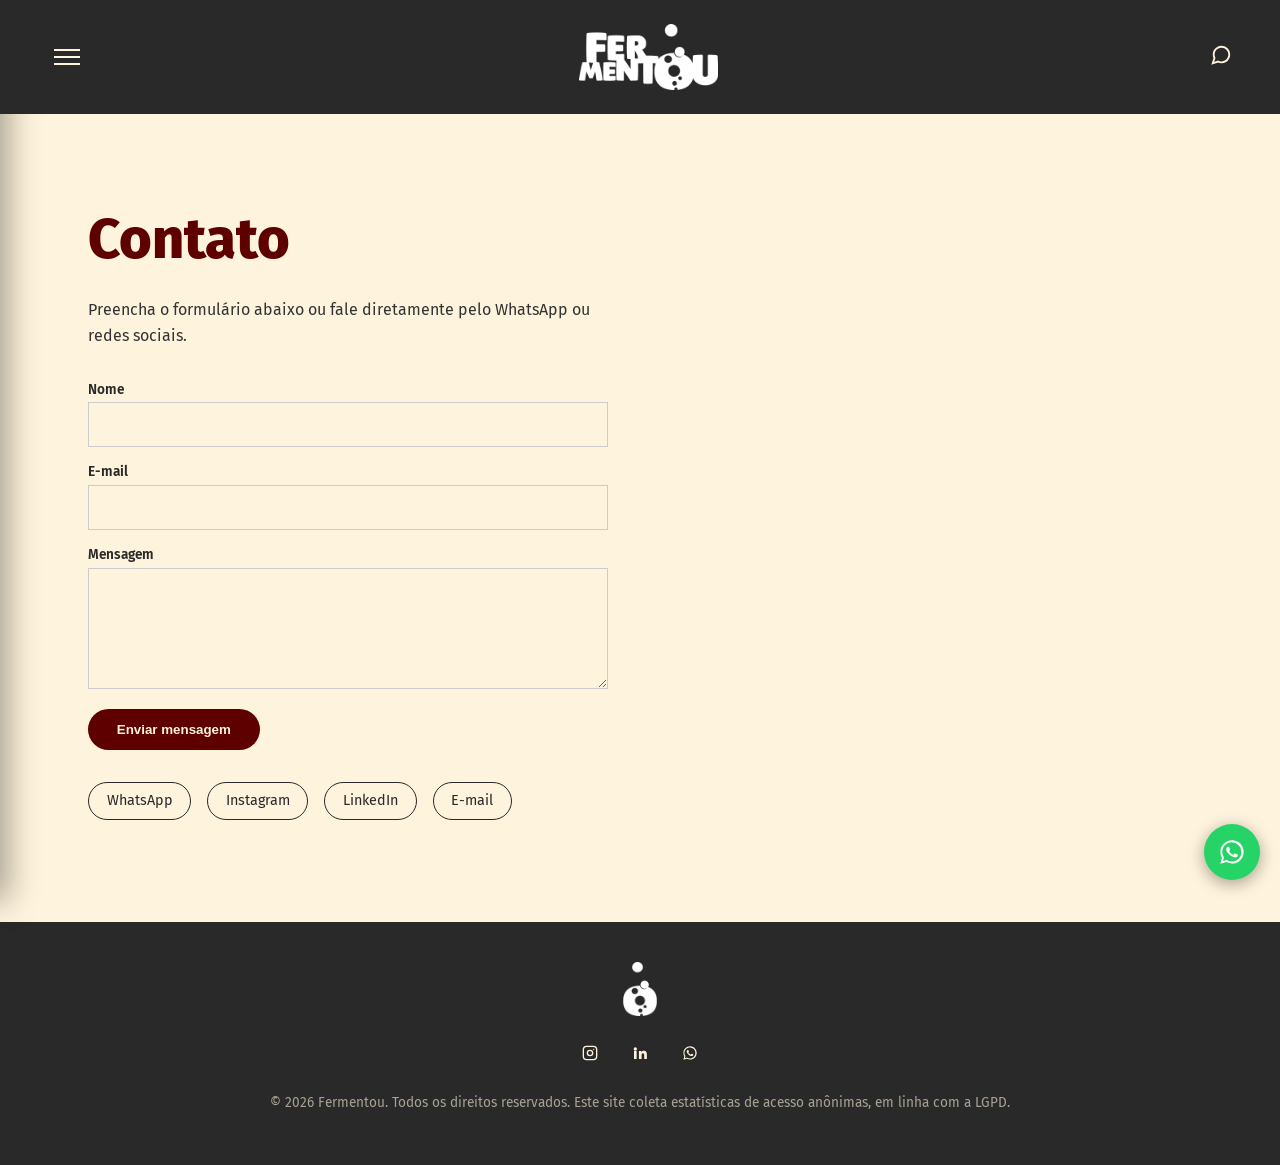
<file: contato.html>
<!DOCTYPE html>
<html lang="pt-BR">
<head>
<meta charset="UTF-8">
<meta name="viewport" content="width=device-width, initial-scale=1.0">
<title>Fermentou — Contato</title>
<link rel="preconnect" href="https://fonts.googleapis.com">
<link rel="preconnect" href="https://fonts.gstatic.com" crossorigin>
<link href="https://fonts.googleapis.com/css2?family=Fira+Sans:ital,wght@0,400;0,500;0,800;1,400&display=swap" rel="stylesheet">
<link rel="stylesheet" href="css/style.css">
<link rel="icon" type="image/png" href="images/logo-fav.png">
<script defer src="https://cloud.umami.is/script.js" data-website-id="7f531a55-8a51-411d-a5a2-12df48bf1d3e"></script>
</head>
<body>

<header class="site-header is-solid">
  <button class="menu-toggle" aria-expanded="false" aria-label="Abrir menu">
    <span></span><span></span><span></span>
  </button>
  <div class="logo"><a href="index.html"><img src="images/logo.png" alt="Fermentou" style="height:66px"></a></div>
  <a href="contato.html" class="contact-icon" aria-label="Contato">
    <svg viewBox="0 0 24 24" fill="none" stroke="currentColor" stroke-width="2"><path d="M21 11.5a8.38 8.38 0 0 1-.9 3.8 8.5 8.5 0 0 1-7.6 4.7 8.38 8.38 0 0 1-3.8-.9L3 21l1.9-5.7a8.38 8.38 0 0 1-.9-3.8 8.5 8.5 0 0 1 4.7-7.6 8.38 8.38 0 0 1 3.8-.9h.5a8.48 8.48 0 0 1 8 8v.5z"/></svg>
  </a>
</header>

<div class="nav-backdrop"></div>
<nav class="nav-overlay">
  <ul>
    <li><a href="index.html">Home</a></li>
    <li><a href="trabalhos.html">Trabalhos</a></li>
    <li><a href="servicos.html">Serviços</a></li>
    <li><a href="contato.html" class="is-active">Contato</a></li>
  </ul>
</nav>

<section class="pagina-interna">
  <div class="container">
    <h1>Contato</h1>
    <p>Preencha o formulário abaixo ou fale diretamente pelo WhatsApp ou redes sociais.</p>

    <form action="https://formsubmit.co/b506fd0d9becd67e48673a9bc6436c70" method="POST" class="form-contato">
      <input type="hidden" name="_next" value="https://fermentou.com.br/index.html">

      <!-- Configurações Opcionais do FormSubmit -->
      <!-- Redireciona para uma página de agradecimento própria (opcional) -->
      <!-- <input type="hidden" name="_next" value="https://fermentou.com.br/obrigado.html"> -->

      <!-- Evita que o visitante tenha de preencher CAPTCHA (opcional) -->
      <input type="hidden" name="_captcha" value="false">

      <!-- Assunto do e-mail que você vai receber -->
      <input type="hidden" name="Contato Site Fermentou" value="Novo contato pelo site - Fermentou">

      <div>
        <label for="nome">Nome</label>
        <input type="text" id="nome" name="nome" autocomplete="name" required>
      </div>

      <div>
        <label for="email">E-mail</label>
        <input type="email" id="email" name="email" autocomplete="email" required>
      </div>

      <div>
        <label for="mensagem">Mensagem</label>
        <textarea id="mensagem" name="mensagem" rows="5" required></textarea>
      </div>

      <button type="submit" data-umami-event="envio-contato">Enviar mensagem</button>
    </form>

    <div class="contato__links">
      <a href="https://wa.me/55SEUNUMEROAQUI" target="_blank" rel="noopener">WhatsApp</a>
      <a href="https://instagram.com/" target="_blank" rel="noopener">Instagram</a>
      <a href="https://linkedin.com/" target="_blank" rel="noopener">LinkedIn</a>
      <a href="mailto:seuemail@exemplo.com">E-mail</a>
    </div>
  </div>
</section>

<footer class="site-footer">
  <div class="footer-logo">
      <a href="index.html"><img src="images/logo-f.png" alt="Fermentou" style="height:54px;margin:0 auto"></a>
  </div>
  <div class="clientes__social">
    <a href="https://instagram.com/fermentou" target="_blank" rel="noopener" aria-label="Instagram" data-umami-event="envio-insta">
      <svg viewBox="0 0 24 24" fill="none" stroke="currentColor" stroke-width="2" stroke-linecap="round" stroke-linejoin="round"><rect x="2" y="2" width="20" height="20" rx="5"></rect><circle cx="12" cy="12" r="4"></circle><circle cx="17.5" cy="6.5" r="1" fill="currentColor" stroke="none"></circle></svg>
    </a>
    <a href="https://linkedin.com/" target="_blank" rel="noopener" aria-label="LinkedIn" data-umami-event="envio-link">
      <svg viewBox="0 0 24 24" fill="currentColor"><path d="M4.98 3.5a2.5 2.5 0 1 1 0 5 2.5 2.5 0 0 1 0-5zM3 9h4v12H3V9zm7 0h3.8v1.7h.1c.5-1 1.8-2 3.7-2 4 0 4.7 2.6 4.7 6v6.3h-4v-5.6c0-1.3 0-3-1.8-3s-2.1 1.4-2.1 2.9V21h-4V9z"/></svg>
    </a>
    <a href="https://wa.me/5521968088070" target="_blank" rel="noopener" aria-label="WhatsApp" data-umami-event="envio-whats">
      <svg viewBox="0 0 24 24" fill="currentColor"><path d="M12.04 2c-5.5 0-9.96 4.46-9.96 9.96 0 1.76.46 3.45 1.33 4.95L2 22l5.24-1.37a9.9 9.9 0 0 0 4.8 1.23h.01c5.5 0 9.96-4.46 9.96-9.96S17.54 2 12.04 2zm0 18.2h-.01c-1.5 0-2.98-.4-4.27-1.16l-.31-.18-3.18.83.85-3.1-.2-.32a8.2 8.2 0 0 1-1.26-4.31c0-4.53 3.69-8.22 8.23-8.22a8.2 8.2 0 0 1 8.22 8.23c0 4.54-3.69 8.23-8.23 8.23zm4.51-6.16c-.25-.12-1.46-.72-1.69-.8-.23-.08-.39-.12-.56.13-.16.24-.64.8-.78.96-.14.16-.29.18-.53.06-.25-.12-1.04-.38-1.99-1.22-.73-.66-1.23-1.46-1.37-1.71-.14-.24-.02-.38.11-.5.11-.11.25-.28.37-.42.13-.14.17-.24.25-.4.08-.16.04-.3-.02-.42-.06-.12-.56-1.35-.77-1.85-.2-.48-.41-.42-.56-.43h-.48c-.16 0-.42.06-.64.3-.22.24-.85.83-.85 2.02s.87 2.35.99 2.51c.12.16 1.72 2.62 4.16 3.68.58.25 1.03.4 1.39.51.58.19 1.11.16 1.53.1.47-.07 1.46-.6 1.66-1.18.21-.58.21-1.07.14-1.18-.06-.1-.22-.16-.47-.28z"/></svg>
    </a>
  </div>
  <p style="margin-top:1.5rem;opacity:.6;">&copy; <span id="ano"></span> Fermentou. Todos os direitos reservados. Este site coleta estatísticas de acesso anônimas, em linha com a LGPD.</p>
</footer>

<script src="js/script.js"></script>
<script>document.getElementById('ano').textContent = new Date().getFullYear();</script>
</body>
</html>
</file>
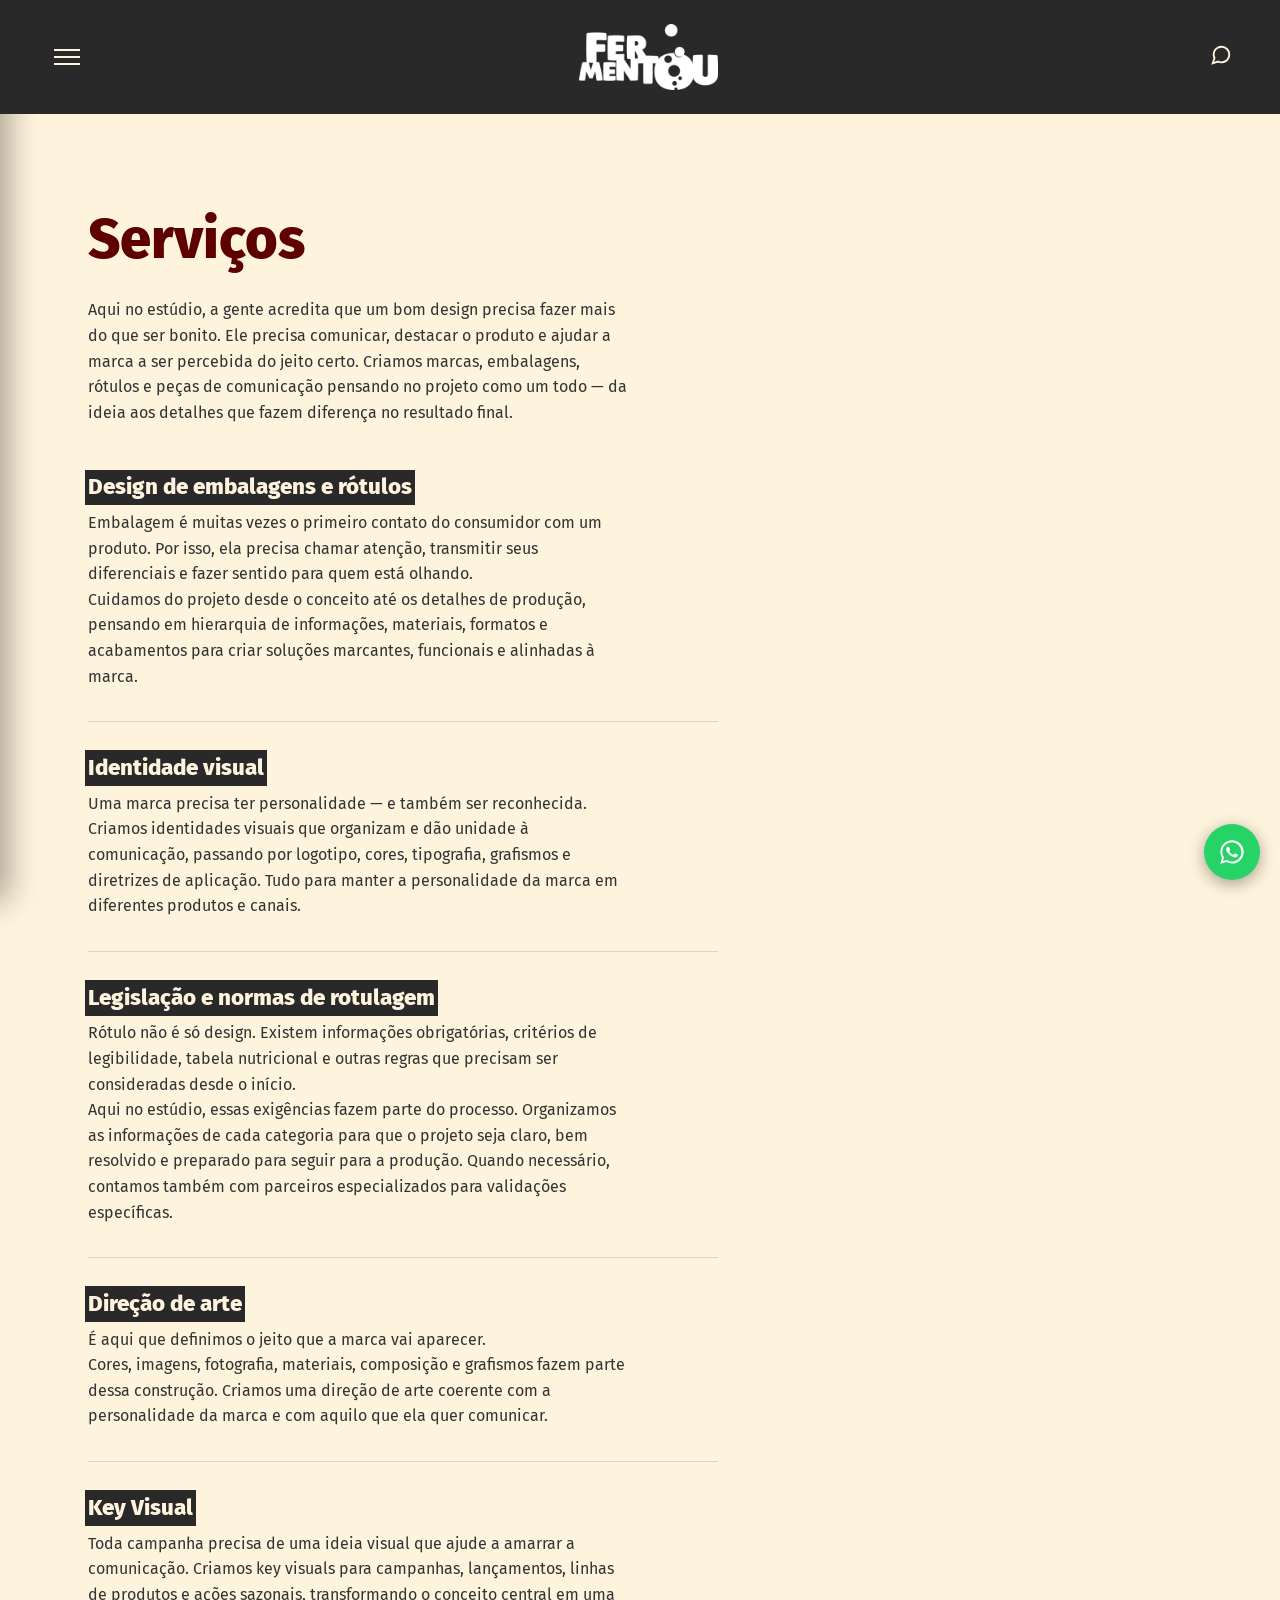
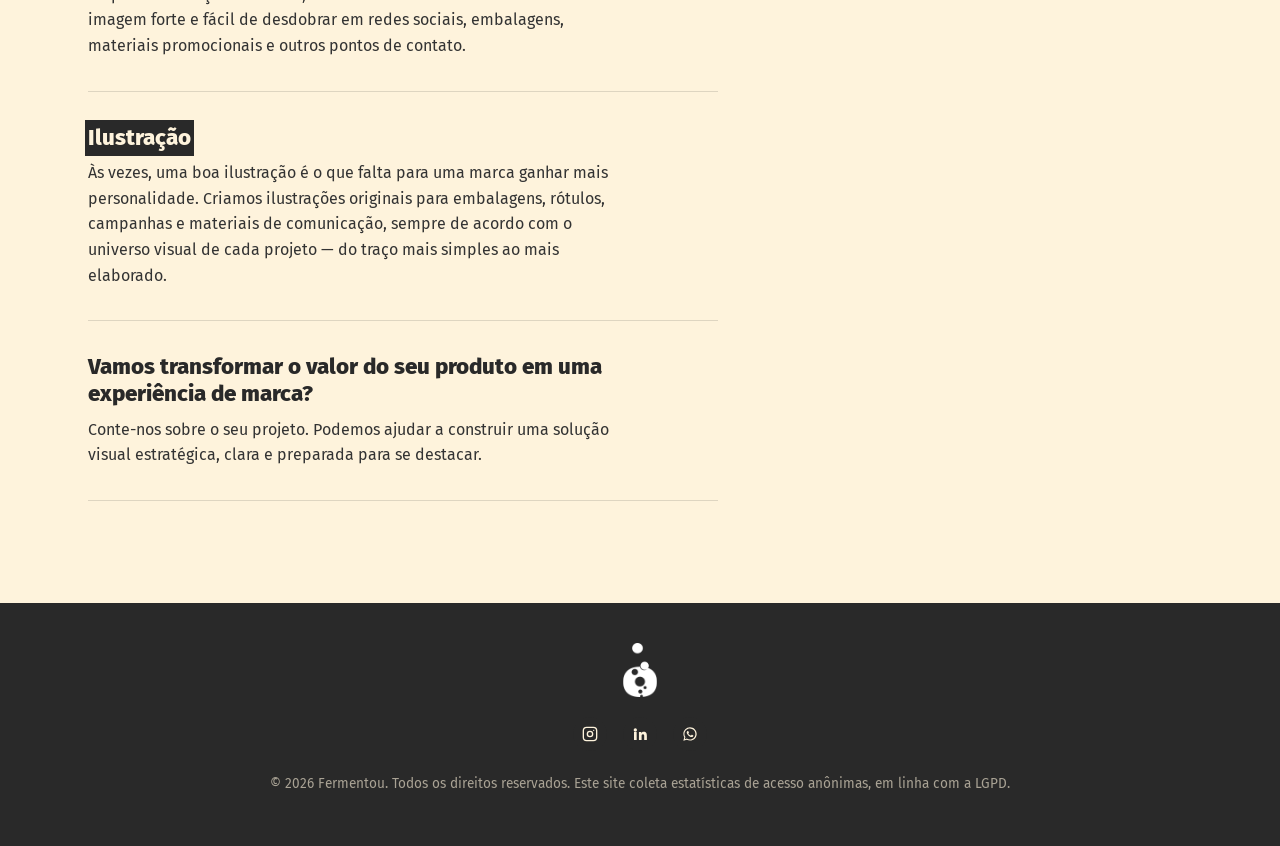
<file: servicos.html>
<!DOCTYPE html>
<html lang="pt-BR">
<head>
<meta charset="UTF-8">
<meta name="viewport" content="width=device-width, initial-scale=1.0">
<title>Fermentou — Serviços</title>
<link rel="preconnect" href="https://fonts.googleapis.com">
<link rel="preconnect" href="https://fonts.gstatic.com" crossorigin>
<link href="https://fonts.googleapis.com/css2?family=Fira+Sans:ital,wght@0,400;0,500;0,800;1,400&display=swap" rel="stylesheet">
<link rel="stylesheet" href="css/style.css">
<link rel="icon" type="image/png" href="images/logo-fav.png">
<script defer src="https://cloud.umami.is/script.js" data-website-id="7f531a55-8a51-411d-a5a2-12df48bf1d3e"></script>
</head>
<body>

<header class="site-header is-solid">
  <button class="menu-toggle" aria-expanded="false" aria-label="Abrir menu">
    <span></span><span></span><span></span>
  </button>
  <div class="logo"><a href="index.html"><img src="images/logo.png" alt="Fermentou" style="height:66px"></a></div>
  <a href="contato.html" class="contact-icon" aria-label="Contato">
    <svg viewBox="0 0 24 24" fill="none" stroke="currentColor" stroke-width="2"><path d="M21 11.5a8.38 8.38 0 0 1-.9 3.8 8.5 8.5 0 0 1-7.6 4.7 8.38 8.38 0 0 1-3.8-.9L3 21l1.9-5.7a8.38 8.38 0 0 1-.9-3.8 8.5 8.5 0 0 1 4.7-7.6 8.38 8.38 0 0 1 3.8-.9h.5a8.48 8.48 0 0 1 8 8v.5z"/></svg>
  </a>
</header>

<div class="nav-backdrop"></div>
<nav class="nav-overlay">
  <ul>
    <li><a href="index.html">Home</a></li>
    <li><a href="trabalhos.html">Trabalhos</a></li>
    <li><a href="servicos.html" class="is-active">Serviços</a></li>
    <li><a href="contato.html">Contato</a></li>
  </ul>
</nav>

<section class="pagina-interna">
  <div class="container">
    <h1>Serviços</h1>
    <p>
      <!-- TODO: texto de introdução da página -->
      Aqui no estúdio, a gente acredita que um bom design precisa fazer mais do que ser bonito. Ele precisa comunicar, destacar o produto e ajudar a marca a ser percebida do jeito certo.
Criamos marcas, embalagens, rótulos e peças de comunicação pensando no projeto como um todo — da ideia aos detalhes que fazem diferença no resultado final.

    </p>

    <ul class="servicos-lista">
      <li class="servico">
        <h2 class="servico__titulo"><span class="marca-texto">Design de embalagens e rótulos</span></h2>
        <p class="servico__texto"><!-- TODO: descrição do serviço 1 -->Embalagem é muitas vezes o primeiro contato do consumidor com um produto. Por isso, ela precisa chamar atenção, transmitir seus diferenciais e fazer sentido para quem está olhando.</p>
        <p class="servico__texto">Cuidamos do projeto desde o conceito até os detalhes de produção, pensando em hierarquia de informações, materiais, formatos e acabamentos para criar soluções marcantes, funcionais e alinhadas à marca.</p>
      </li>
      <li class="servico">
        <h2 class="servico__titulo"><span class="marca-texto">Identidade visual</span></h2>
        <p class="servico__texto"><!-- TODO: descrição do serviço 2 -->Uma marca precisa ter personalidade — e também ser reconhecida.</p>
        <p class="servico__texto"><!-- TODO: descrição do serviço 2 -->Criamos identidades visuais que organizam e dão unidade à comunicação, passando por logotipo, cores, tipografia, grafismos e diretrizes de aplicação. Tudo para manter a personalidade da marca em diferentes produtos e canais.</p>
      </li>
      <li class="servico">
        <h2 class="servico__titulo"><span class="marca-texto">Legislação e normas de rotulagem</span></h2>
        <p class="servico__texto"><!-- TODO: descrição do serviço 3 -->Rótulo não é só design. Existem informações obrigatórias, critérios de legibilidade, tabela nutricional e outras regras que precisam ser consideradas desde o início.</p>
        <p class="servico__texto"><!-- TODO: descrição do serviço 3 -->Aqui no estúdio, essas exigências fazem parte do processo. Organizamos as informações de cada categoria para que o projeto seja claro, bem resolvido e preparado para seguir para a produção. Quando necessário, contamos também com parceiros especializados para validações específicas.</p>
      </li>
      <li class="servico">
        <h2 class="servico__titulo"><span class="marca-texto">Direção de arte</span></h2>
        <p class="servico__texto"><!-- TODO: descrição do serviço 4 -->É aqui que definimos o jeito que a marca vai aparecer.</p>
        <p class="servico__texto"><!-- TODO: descrição do serviço 4 -->Cores, imagens, fotografia, materiais, composição e grafismos fazem parte dessa construção. Criamos uma direção de arte coerente com a personalidade da marca e com aquilo que ela quer comunicar.</p>
      </li>
      <li class="servico">
        <h2 class="servico__titulo"><span class="marca-texto">Key Visual</span></h2>
        <p class="servico__texto"><!-- TODO: descrição do serviço 5 -->Toda campanha precisa de uma ideia visual que ajude a amarrar a comunicação.
        Criamos key visuals para campanhas, lançamentos, linhas de produtos e ações sazonais, transformando o conceito central em uma imagem forte e fácil de desdobrar em redes sociais, embalagens, materiais promocionais e outros pontos de contato.
</p>
      <li class="servico">
        <h2 class="servico__titulo"><span class="marca-texto">Ilustração</span></h2>
        <p class="servico__texto"><!-- TODO: descrição do serviço 5 -->Às vezes, uma boa ilustração é o que falta para uma marca ganhar mais personalidade.
        Criamos ilustrações originais para embalagens, rótulos, campanhas e materiais de comunicação, sempre de acordo com o universo visual de cada projeto — do traço mais simples ao mais elaborado.</p>
      </li>
      <li class="servico">
          <h2 class="servico__titulo">Vamos transformar o valor do seu produto em uma experiência de marca?</h2>
        <p class="servico__texto"><!-- TODO: descrição do serviço 5 -->Conte-nos sobre o seu projeto. Podemos ajudar a construir uma solução visual estratégica, clara e preparada para se destacar.</p>
      </li>
    </ul>
  </div>
</section>

<footer class="site-footer">
  <div class="footer-logo">
      <a href="index.html"><img src="images/logo-f.png" alt="Fermentou" style="height:54px;margin:0 auto"></a>
  </div>
  <div class="clientes__social">
    <a href="https://instagram.com/fermentou" target="_blank" rel="noopener" aria-label="Instagram" data-umami-event="envio-insta">
      <svg viewBox="0 0 24 24" fill="none" stroke="currentColor" stroke-width="2" stroke-linecap="round" stroke-linejoin="round"><rect x="2" y="2" width="20" height="20" rx="5"></rect><circle cx="12" cy="12" r="4"></circle><circle cx="17.5" cy="6.5" r="1" fill="currentColor" stroke="none"></circle></svg>
    </a>
    <a href="https://linkedin.com/" target="_blank" rel="noopener" aria-label="LinkedIn" data-umami-event="envio-link">
      <svg viewBox="0 0 24 24" fill="currentColor"><path d="M4.98 3.5a2.5 2.5 0 1 1 0 5 2.5 2.5 0 0 1 0-5zM3 9h4v12H3V9zm7 0h3.8v1.7h.1c.5-1 1.8-2 3.7-2 4 0 4.7 2.6 4.7 6v6.3h-4v-5.6c0-1.3 0-3-1.8-3s-2.1 1.4-2.1 2.9V21h-4V9z"/></svg>
    </a>
    <a href="https://wa.me/5521968088070" target="_blank" rel="noopener" aria-label="WhatsApp" data-umami-event="envio-whats">
      <svg viewBox="0 0 24 24" fill="currentColor"><path d="M12.04 2c-5.5 0-9.96 4.46-9.96 9.96 0 1.76.46 3.45 1.33 4.95L2 22l5.24-1.37a9.9 9.9 0 0 0 4.8 1.23h.01c5.5 0 9.96-4.46 9.96-9.96S17.54 2 12.04 2zm0 18.2h-.01c-1.5 0-2.98-.4-4.27-1.16l-.31-.18-3.18.83.85-3.1-.2-.32a8.2 8.2 0 0 1-1.26-4.31c0-4.53 3.69-8.22 8.23-8.22a8.2 8.2 0 0 1 8.22 8.23c0 4.54-3.69 8.23-8.23 8.23zm4.51-6.16c-.25-.12-1.46-.72-1.69-.8-.23-.08-.39-.12-.56.13-.16.24-.64.8-.78.96-.14.16-.29.18-.53.06-.25-.12-1.04-.38-1.99-1.22-.73-.66-1.23-1.46-1.37-1.71-.14-.24-.02-.38.11-.5.11-.11.25-.28.37-.42.13-.14.17-.24.25-.4.08-.16.04-.3-.02-.42-.06-.12-.56-1.35-.77-1.85-.2-.48-.41-.42-.56-.43h-.48c-.16 0-.42.06-.64.3-.22.24-.85.83-.85 2.02s.87 2.35.99 2.51c.12.16 1.72 2.62 4.16 3.68.58.25 1.03.4 1.39.51.58.19 1.11.16 1.53.1.47-.07 1.46-.6 1.66-1.18.21-.58.21-1.07.14-1.18-.06-.1-.22-.16-.47-.28z"/></svg>
    </a>
  </div>
  <p style="margin-top:1.5rem;opacity:.6;">&copy; <span id="ano"></span> Fermentou. Todos os direitos reservados. Este site coleta estatísticas de acesso anônimas, em linha com a LGPD.</p>
</footer>

<script src="js/script.js"></script>
<script>document.getElementById('ano').textContent = new Date().getFullYear();</script>
</body>
</html>
</file>
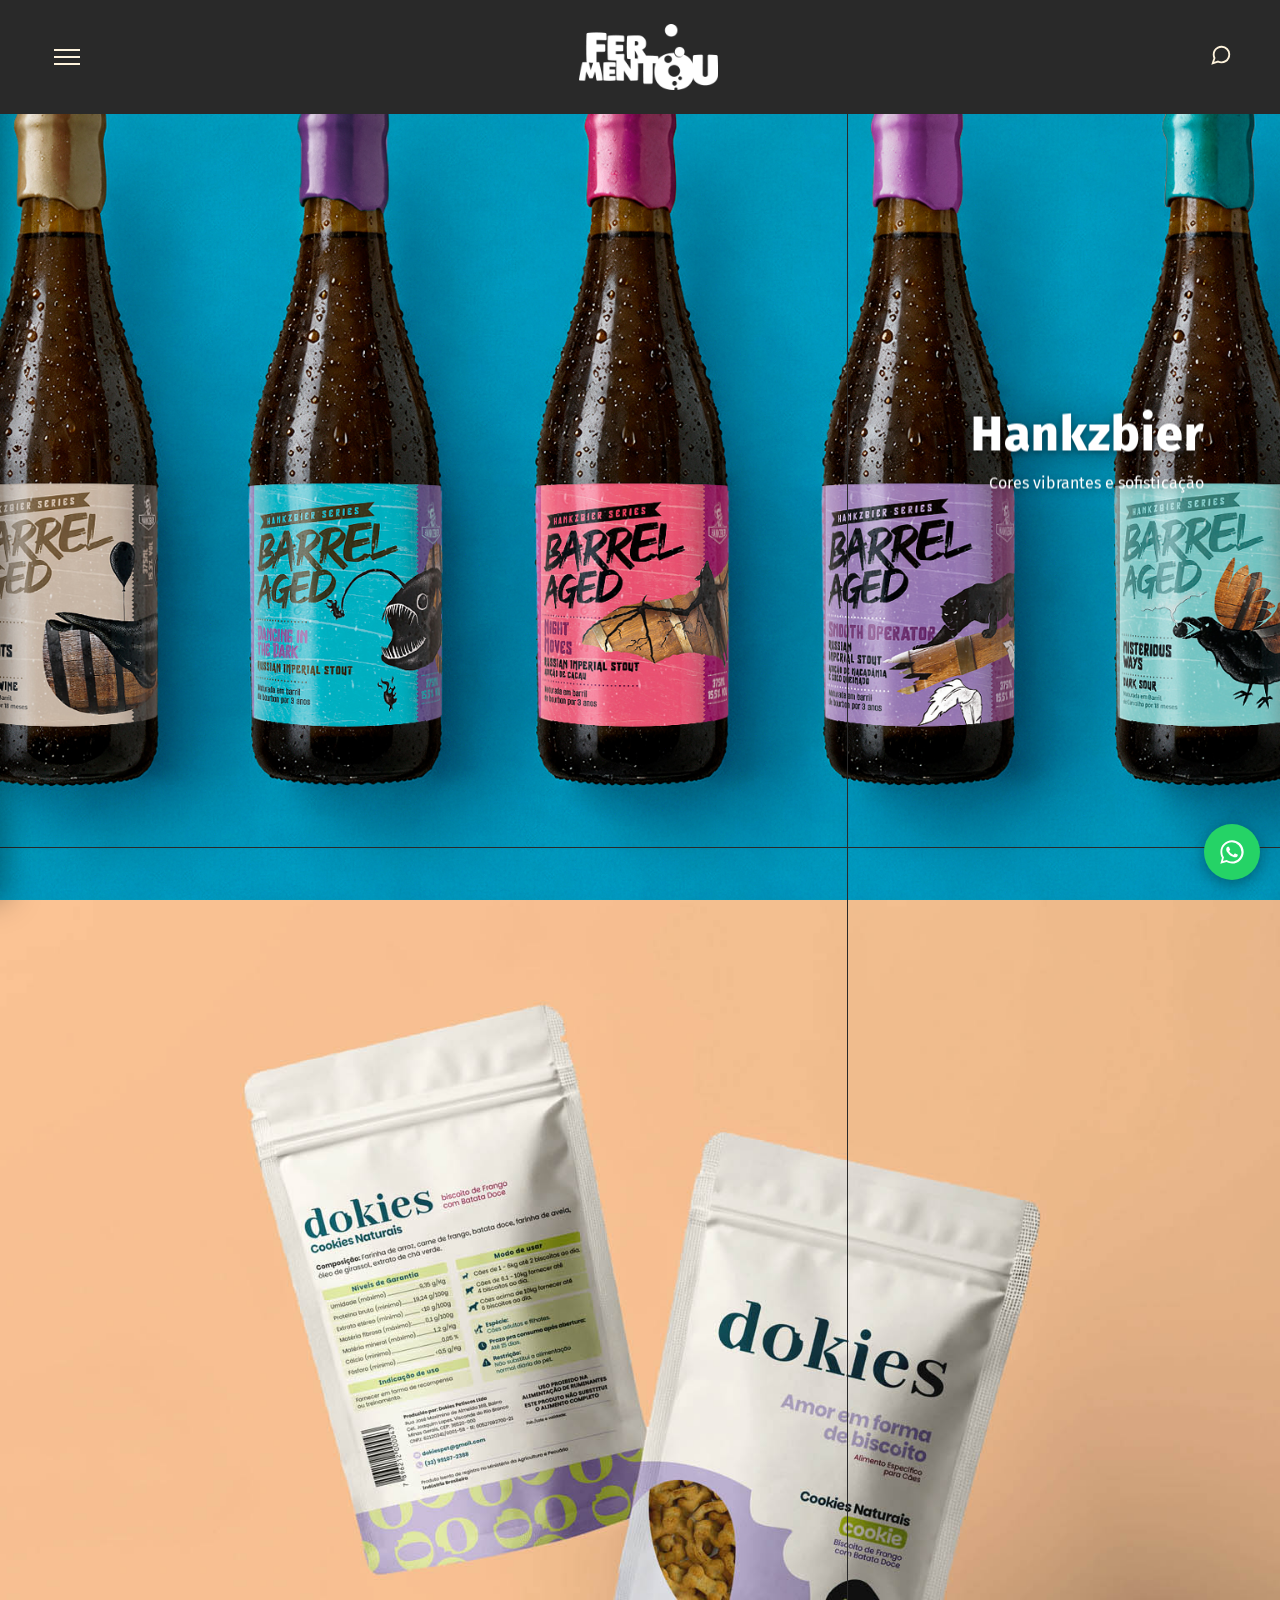
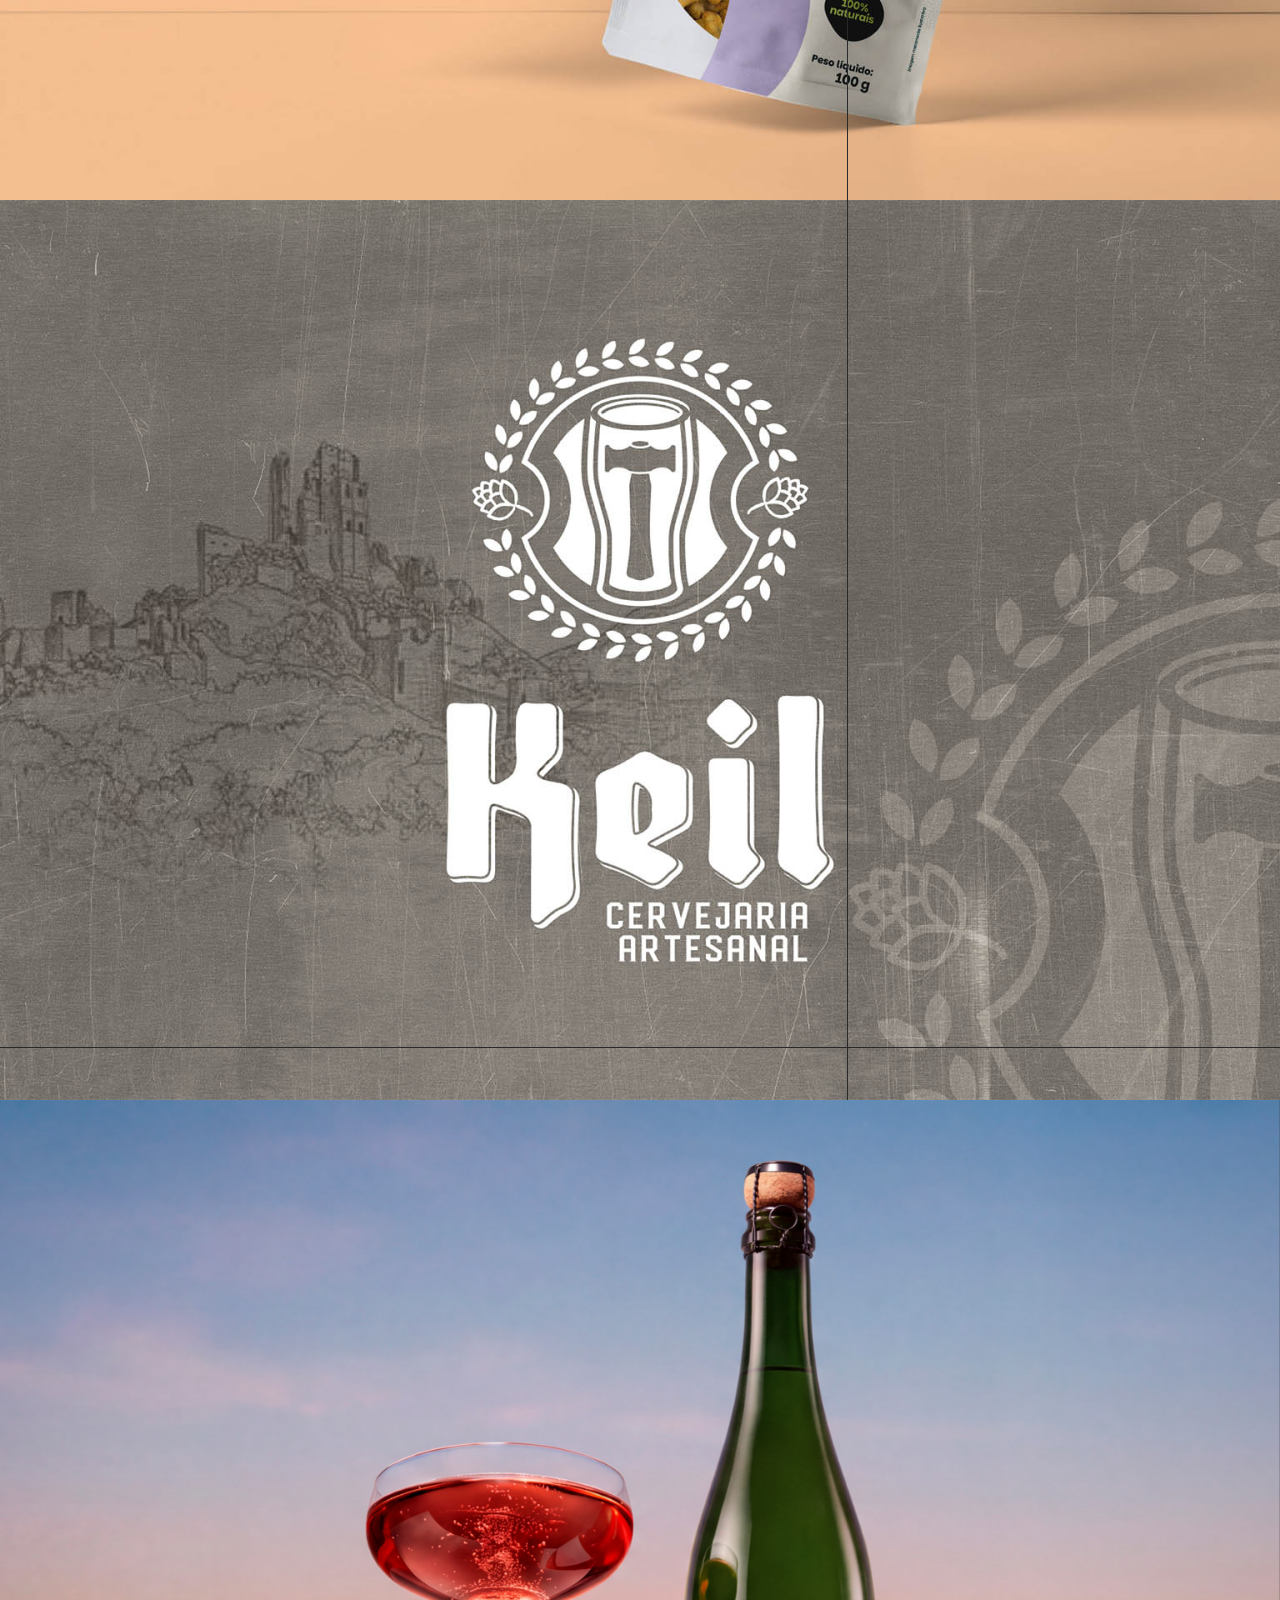
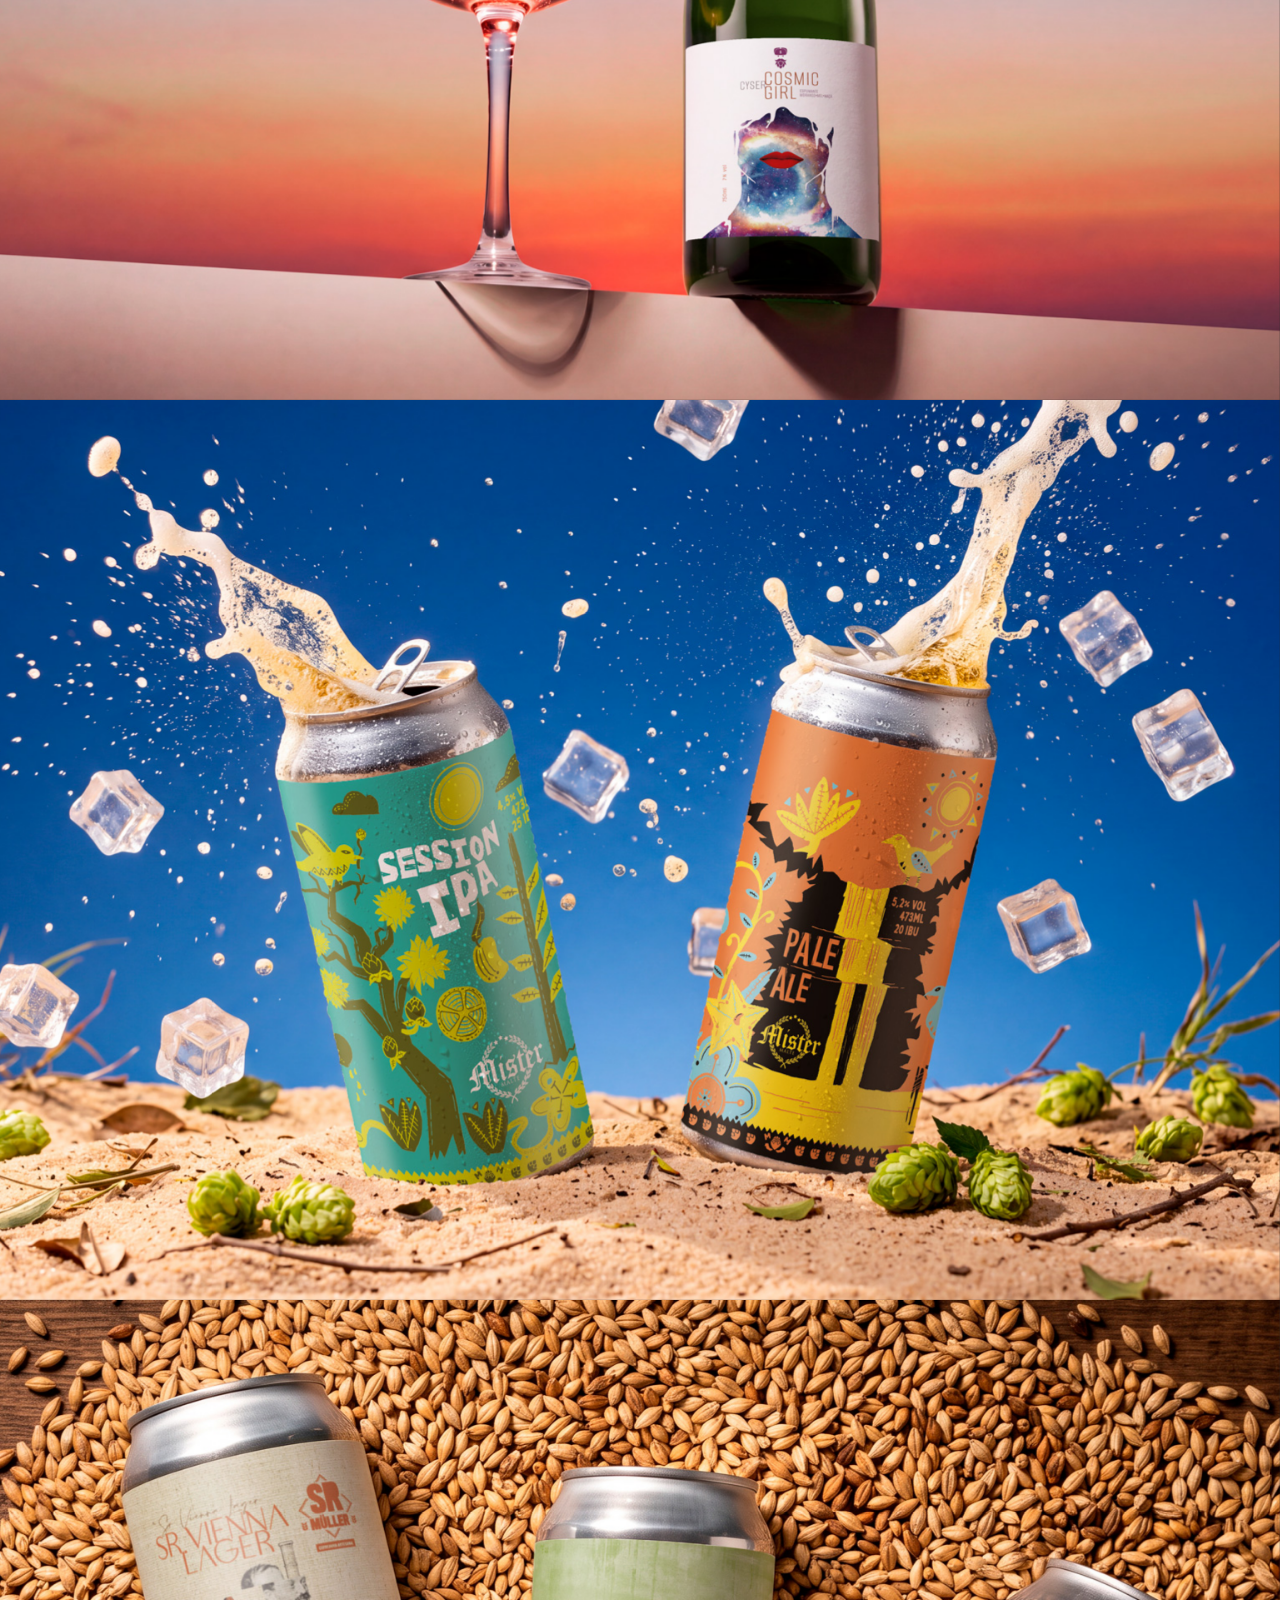
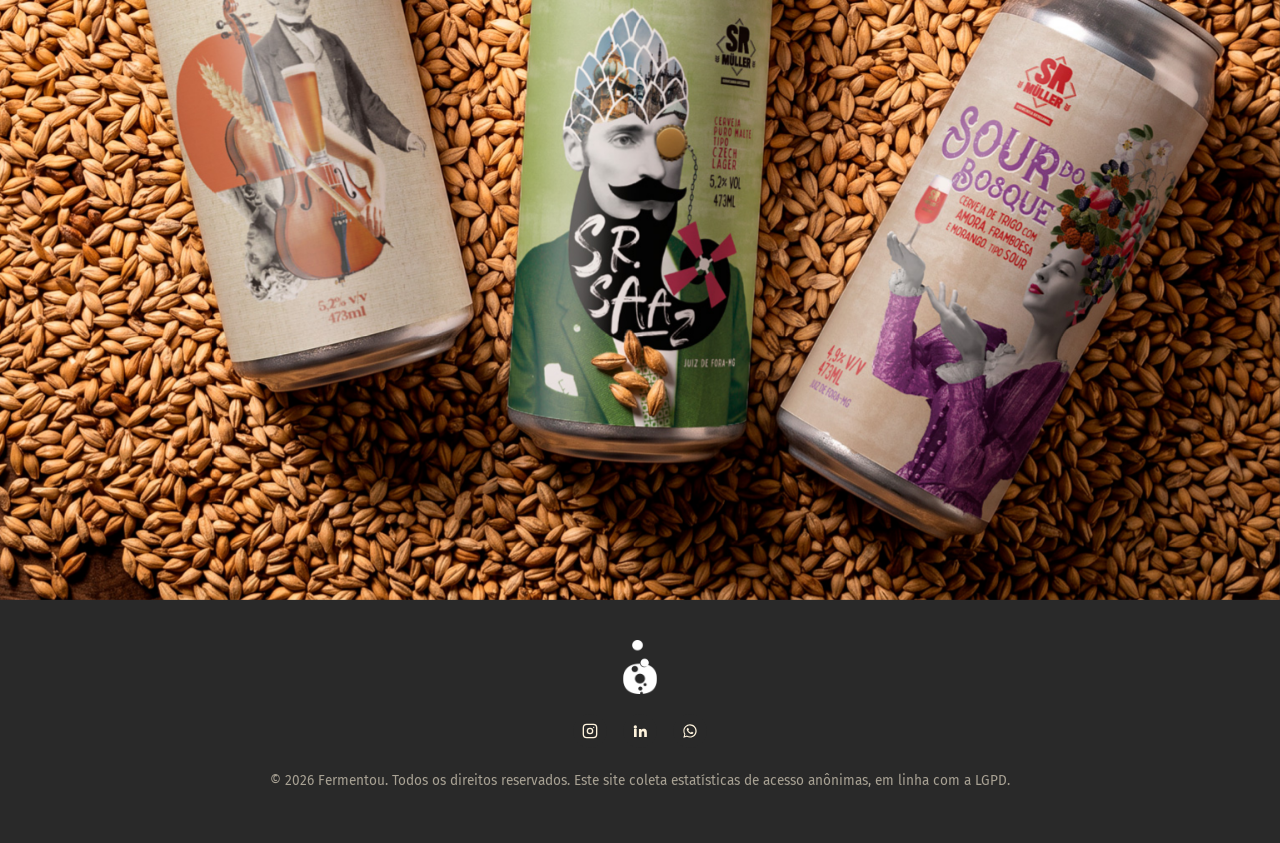
<file: trabalhos.html>
<!DOCTYPE html>
<html lang="pt-BR">
<head>
<meta charset="UTF-8">
<meta name="viewport" content="width=device-width, initial-scale=1.0">
<title>Fermentou — Trabalhos</title>
<link rel="preconnect" href="https://fonts.googleapis.com">
<link rel="preconnect" href="https://fonts.gstatic.com" crossorigin>
<link href="https://fonts.googleapis.com/css2?family=Fira+Sans:ital,wght@0,400;0,500;0,800;1,400&display=swap" rel="stylesheet">
<link rel="stylesheet" href="css/style.css">
<link rel="icon" type="image/png" href="images/logo-fav.png">
    <!-- <script defer src="https://cloud.umami.is/script.js" data-website-id="7f531a55-8a51-411d-a5a2-12df48bf1d3e"></script> -->
</head>
<body>

<header class="site-header is-solid">
  <button class="menu-toggle" aria-expanded="false" aria-label="Abrir menu">
    <span></span><span></span><span></span>
  </button>
  <div class="logo"><a href="index.html"><img src="images/logo.png" alt="Fermentou" style="height:66px"></a></div>
  <a href="contato.html" class="contact-icon" aria-label="Contato">
    <svg viewBox="0 0 24 24" fill="none" stroke="currentColor" stroke-width="2"><path d="M21 11.5a8.38 8.38 0 0 1-.9 3.8 8.5 8.5 0 0 1-7.6 4.7 8.38 8.38 0 0 1-3.8-.9L3 21l1.9-5.7a8.38 8.38 0 0 1-.9-3.8 8.5 8.5 0 0 1 4.7-7.6 8.38 8.38 0 0 1 3.8-.9h.5a8.48 8.48 0 0 1 8 8v.5z"/></svg>
  </a>
</header>

<div class="nav-backdrop"></div>
<nav class="nav-overlay">
  <ul>
    <li><a href="index.html">Home</a></li>
    <li><a href="trabalhos.html" class="is-active">Trabalhos</a></li>
    <li><a href="servicos.html">Serviços</a></li>
    <li><a href="contato.html">Contato</a></li>
  </ul>
</nav>

<!-- Os 10 trabalhos com IDs nos itens para acionamento direto do modal via URL -->
<section class="trabalhos" style="margin-top:0;">
  <div id="trabalho-01" class="trabalho-item" data-titulo="Série de Rótulos Barrel Aged Hankzbier" data-descricao="Nesse projeto, o cliente nos deu a missão de criar o pacote completo: conceito, naming e o visual das garrafas.

  Para traduzir a essência de uma cerveja envelhecida em madeira, ilustramos animais integrados à textura dos próprios barris. E para deixar o visual bem atual e em sintonia com a identidade da cervejaria, apostamos em cores vibrantes.

  No acabamento, usamos papel texturizado no rótulo e fechamento com cera — um detalhe que ajuda na preservação da cerveja e garante aquele toque premium inconfundível.

  O resultado foi um produto sofisticado e marcante, mas com uma pegada super moderna que atraiu um público contemporâneo e conectado com o universo artesanal." data-midia-1="images/trabalho-01.jpg" data-midia-2="images/trab-05.jpg" data-midia-3="images/trab-02.mp4" data-midia-4="images/trab-01.jpg" data-midia-5="images/trab-03.jpg" data-midia-6="">
    <div class="trabalho-item__frame">
      <img src="images/trabalho-01.jpg" alt="Trabalho 01" onerror="this.replaceWith(Object.assign(document.createElement('div'),{className:'trabalho-item__placeholder',textContent:'Trabalho 01'}))">
    </div>
    <div class="trabalho-item__nome">
      <span class="trabalho-item__nome-titulo">Hankzbier</span>
      <span class="trabalho-item__nome-desc">Cores vibrantes e sofisticação</span>
      <span class="trabalho-item__nome-desc"></span>
    </div>
  </div>
  <div id="trabalho-02" class="trabalho-item" data-titulo="Embalagem Stand Up Pouch Dokie" data-descricao="Para a Dokie, a missão foi além do visual: o cliente precisava de uma consultoria técnica completa.

  A partir da identidade visual da marca, desenvolvemos toda a linha de embalagens. Criamos desde o conceito e os mockups 3D até a parte técnica mais minuciosa — incluindo plantas técnicas e o fechamento final dos arquivos para impressão.

  Entregamos o projeto 100% pronto e alinhado, pronto para ir direto para as prateleiras e conquistar o mercado." data-midia-1="images/trabalho-02.jpg" data-midia-2="images/trab_02-01.jpg" data-midia-3="images/trab_02-03.jpg" data-midia-4="images/trab_02-02.jpg" data-midia-5="images/trab_02-04.jpg" data-midia-6="">
    <div class="trabalho-item__frame">
      <img src="images/trabalho-02.jpg" alt="Trabalho 02" onerror="this.replaceWith(Object.assign(document.createElement('div'),{className:'trabalho-item__placeholder',textContent:'Trabalho 02'}))">
    </div>
    <div class="trabalho-item__nome">
      <span class="trabalho-item__nome-titulo">Dokie</span>
      <span class="trabalho-item__nome-desc">Consultoria técnica</span>
      <span class="trabalho-item__nome-desc"></span>
    </div>
  </div>
  <div id="trabalho-03" class="trabalho-item" data-titulo="Identidade Visual Keil" data-descricao="Para o projeto da cervejaria Keil, desenvolvemos a identidade visual completa da marca, acompanhada de um manual super detalhado para garantir a consistência em cada ponto de contato.

  Criamos uma linha versátil de rótulos adaptada a diferentes tipos de garrafas, além de desdobrar a marca para vestuário, copos e bolachas de chopp. Também projetamos a ambientação do espaço e prestamos assessoria técnica em todo o processo de impressão, garantindo que o resultado final ficasse impecável na prática." data-midia-1="images/trabalho-03.jpg" data-midia-2="images/trab_03_03.jpg" data-midia-3="images/trab_03_02.png" data-midia-4="images/trab_03_01.jpg" data-midia-5="images/trab_03_07.jpg" data-midia-6="images/trab_03_08.jpg" data-midia-7="images/trab_03_06.jpg" data-midia-8="images/trab_03_05.jpg">
    <div class="trabalho-item__frame">
      <img src="images/trabalho-03.jpg" alt="Trabalho 03" onerror="this.replaceWith(Object.assign(document.createElement('div'),{className:'trabalho-item__placeholder',textContent:'Trabalho 03'}))">
    </div>
    <div class="trabalho-item__nome">
      <span class="trabalho-item__nome-titulo">Keil</span>
      <span class="trabalho-item__nome-desc">Identidade Visual Completa</span>
      <span class="trabalho-item__nome-desc"></span>
    </div>
  </div>
  <div class="trabalho-item" data-titulo="Cyser - Shakal" data-descricao="A Shakal queria um Cyser que fugisse do padrão. Em um mercado de rótulos tradicionais, com brasões, folhas e tipografias clássicas, a Cosmic Girl foi pelo caminho oposto: ousadia e fora do padrão com um rótulo clean mas trazendo modernidade e cor para se destacar. Conduzimos a assessoria de rotulagem em paralelo, para que a ousadia chegasse à prateleira com a conformidade técnica resolvida desde o início." data-midia-1="images/trab_04_01.jpg" data-midia-2="images/trab_04_02.jpg" data-midia-3="images/trab_04_03.jpg" data-midia-4="images/trab_04_04.jpg" data-midia-5="images/trab_04_05.jpg" data-midia-6="images/trab_04_06.jpg">
    <div class="trabalho-item__frame">
      <img src="images/trab_04_01.jpg" alt="Trabalho 04" onerror="this.replaceWith(Object.assign(document.createElement('div'),{className:'trabalho-item__placeholder',textContent:'Trabalho 04'}))">
    </div>
    <div class="trabalho-item__nome">
      <span class="trabalho-item__nome-titulo">Shakal</span>
      <span class="trabalho-item__nome-desc">Um rótulo para seduzir e refrescar</span>
    </div>
  </div>
  <div class="trabalho-item" data-titulo="Série - Mister Malte" data-descricao="A Mister Malte queria latas que carregassem a identidade da sua região. Fomos buscar a inspiração no cerrado do Centro-Oeste brasileiro e na estética da xilogravura, e a partir dela criamos ilustrações com fauna e flora que dão vida e personalidade a cada rótulo. Todas as ilustrações foram feitas pelo estúdio: desenhadas no papel, digitalizadas e retrabalhadas digitalmente, para manter o traço artesanal com a precisão que a impressão exige. Cada lata tem seu próprio universo gráfico, mas todas pertencem à mesma família. O resultado é uma série que desperta os sentidos antes mesmo da lata ser aberta." data-midia-1="images/trab_05_01.jpg" data-midia-2="images/trab_05_02.jpg" data-midia-3="images/trab_05_03.jpg" data-midia-4="images/trab_05_04.jpg" data-midia-5="" data-midia-6="images/video_05_1.mp4" data-midia-7="images/trab_05_05.jpg">
    <div class="trabalho-item__frame">
      <img src="images/trab_05_01.jpg" alt="Trabalho 05" onerror="this.replaceWith(Object.assign(document.createElement('div'),{className:'trabalho-item__placeholder',textContent:'Trabalho 05'}))">
    </div>
    <div class="trabalho-item__nome">
      <span class="trabalho-item__nome-titulo">Mister Malte</span>
       <span class="trabalho-item__nome-desc">Inspiração no cerrado do brasileiro</span>
      <span class="trabalho-item__nome-desc"></span>
    </div>
  </div>
  <div class="trabalho-item" data-titulo="Padronização - SR Müller" data-descricao="Para a SR Muller, criamos uma linha de latas construída em colagens digitais. Partimos de referências vintage, com ilustrações e figuras de época, e aplicamos interferências vetoriais que trazem um toque moderno e descontraído ao resultado. Cada lata é um personagem com personalidade própria, mas todas compartilham a mesma linguagem visual, o que faz a linha ser reconhecida de longe na prateleira e fortalece a identidade da marca. Em paralelo, conduzimos a assessoria de rotulagem, para que cada rótulo chegasse ao mercado com as informações obrigatórias e a conformidade técnica resolvidas desde o início." data-midia-1="images/trab_06_01.jpg" data-midia-2="images/trab_06_02.jpg" data-midia-3="images/trab_06_03.jpg" data-midia-4="images/trab_06_04.jpg" data-midia-5="images/trab_06_05.jpg" data-midia-6="">
    <div class="trabalho-item__frame">
      <img src="images/trab_06_01.jpg" alt="Trabalho 06" onerror="this.replaceWith(Object.assign(document.createElement('div'),{className:'trabalho-item__placeholder',textContent:'Trabalho 06'}))">
    </div>
    <div class="trabalho-item__nome">
      <span class="trabalho-item__nome-titulo">SR Müller</span>
             <span class="trabalho-item__nome-desc">Fortalece a identidade da marca</span>
      <span class="trabalho-item__nome-desc"></span>
    </div>
  </div>
  <!--
  <div class="trabalho-item" data-titulo="Trabalho 07" data-descricao="Texto de apresentação do projeto Trabalho 07 — edite este atributo (data-descricao no HTML) com a informação real." data-midia-1="images/trabalho-07-1.jpg" data-midia-2="images/trabalho-07-2.jpg" data-midia-3="images/trabalho-07-3.jpg" data-midia-4="" data-midia-5="" data-midia-6="">
    <div class="trabalho-item__frame">
      <img src="images/trabalho-07.jpg" alt="Trabalho 07" onerror="this.replaceWith(Object.assign(document.createElement('div'),{className:'trabalho-item__placeholder',textContent:'Trabalho 07'}))">
    </div>
    <div class="trabalho-item__nome">
      <span class="trabalho-item__nome-titulo">Trabalho 07</span>
             <span class="trabalho-item__nome-desc">descrição</span>
      <span class="trabalho-item__nome-desc"></span>
    </div>
  </div>
  <div class="trabalho-item" data-titulo="Trabalho 08" data-descricao="Texto de apresentação do projeto Trabalho 08 — edite este atributo (data-descricao no HTML) com a informação real." data-midia-1="images/trabalho-08-1.jpg" data-midia-2="images/trabalho-08-2.jpg" data-midia-3="images/trabalho-08-3.jpg" data-midia-4="" data-midia-5="" data-midia-6="">
    <div class="trabalho-item__frame">
      <img src="images/trabalho-08.jpg" alt="Trabalho 08" onerror="this.replaceWith(Object.assign(document.createElement('div'),{className:'trabalho-item__placeholder',textContent:'Trabalho 08'}))">
    </div>
    <div class="trabalho-item__nome">
      <span class="trabalho-item__nome-titulo">Trabalho 08</span>
             <span class="trabalho-item__nome-desc">descrição</span>
      <span class="trabalho-item__nome-desc"></span>
    </div>
  </div>
  <div class="trabalho-item" data-titulo="Trabalho 09" data-descricao="Texto de apresentação do projeto Trabalho 09 — edite este atributo (data-descricao no HTML) com a informação real." data-midia-1="images/trabalho-09-1.jpg" data-midia-2="images/trabalho-09-2.jpg" data-midia-3="images/trabalho-09-3.jpg" data-midia-4="" data-midia-5="" data-midia-6="">
    <div class="trabalho-item__frame">
      <img src="images/trabalho-09.jpg" alt="Trabalho 09" onerror="this.replaceWith(Object.assign(document.createElement('div'),{className:'trabalho-item__placeholder',textContent:'Trabalho 09'}))">
    </div>
    <div class="trabalho-item__nome">
      <span class="trabalho-item__nome-titulo">Trabalho 09</span>
             <span class="trabalho-item__nome-desc">descrição</span>
      <span class="trabalho-item__nome-desc"></span>
    </div>
  </div>
  <div class="trabalho-item" data-titulo="Trabalho 10" data-descricao="Texto de apresentação do projeto Trabalho 10 — edite este atributo (data-descricao no HTML) com a informação real." data-midia-1="images/trabalho-10-1.jpg" data-midia-2="images/trabalho-10-2.jpg" data-midia-3="images/trabalho-10-3.jpg" data-midia-4="" data-midia-5="" data-midia-6="">
    <div class="trabalho-item__frame">
      <img src="images/trabalho-10.jpg" alt="Trabalho 10" onerror="this.replaceWith(Object.assign(document.createElement('div'),{className:'trabalho-item__placeholder',textContent:'Trabalho 10'}))">
    </div>
    <div class="trabalho-item__nome">
      <span class="trabalho-item__nome-titulo">Trabalho 10</span>
             <span class="trabalho-item__nome-desc">descrição</span>
      <span class="trabalho-item__nome-desc"></span>
    </div>
  </div> -->
</section>
<footer class="site-footer">
  <div class="footer-logo">
      <a href="index.html"><img src="images/logo-f.png" alt="Fermentou" style="height:54px;margin:0 auto"></a>
  </div>
  <div class="clientes__social">
    <a href="https://instagram.com/fermentou" target="_blank" rel="noopener" aria-label="Instagram" data-umami-event="envio-insta">
      <svg viewBox="0 0 24 24" fill="none" stroke="currentColor" stroke-width="2" stroke-linecap="round" stroke-linejoin="round"><rect x="2" y="2" width="20" height="20" rx="5"></rect><circle cx="12" cy="12" r="4"></circle><circle cx="17.5" cy="6.5" r="1" fill="currentColor" stroke="none"></circle></svg>
    </a>
    <a href="https://linkedin.com/" target="_blank" rel="noopener" aria-label="LinkedIn" data-umami-event="envio-link">
      <svg viewBox="0 0 24 24" fill="currentColor"><path d="M4.98 3.5a2.5 2.5 0 1 1 0 5 2.5 2.5 0 0 1 0-5zM3 9h4v12H3V9zm7 0h3.8v1.7h.1c.5-1 1.8-2 3.7-2 4 0 4.7 2.6 4.7 6v6.3h-4v-5.6c0-1.3 0-3-1.8-3s-2.1 1.4-2.1 2.9V21h-4V9z"/></svg>
    </a>
    <a href="https://wa.me/5521968088070" target="_blank" rel="noopener" aria-label="WhatsApp" data-umami-event="envio-whats">
      <svg viewBox="0 0 24 24" fill="currentColor"><path d="M12.04 2c-5.5 0-9.96 4.46-9.96 9.96 0 1.76.46 3.45 1.33 4.95L2 22l5.24-1.37a9.9 9.9 0 0 0 4.8 1.23h.01c5.5 0 9.96-4.46 9.96-9.96S17.54 2 12.04 2zm0 18.2h-.01c-1.5 0-2.98-.4-4.27-1.16l-.31-.18-3.18.83.85-3.1-.2-.32a8.2 8.2 0 0 1-1.26-4.31c0-4.53 3.69-8.22 8.23-8.22a8.2 8.2 0 0 1 8.22 8.23c0 4.54-3.69 8.23-8.23 8.23zm4.51-6.16c-.25-.12-1.46-.72-1.69-.8-.23-.08-.39-.12-.56.13-.16.24-.64.8-.78.96-.14.16-.29.18-.53.06-.25-.12-1.04-.38-1.99-1.22-.73-.66-1.23-1.46-1.37-1.71-.14-.24-.02-.38.11-.5.11-.11.25-.28.37-.42.13-.14.17-.24.25-.4.08-.16.04-.3-.02-.42-.06-.12-.56-1.35-.77-1.85-.2-.48-.41-.42-.56-.43h-.48c-.16 0-.42.06-.64.3-.22.24-.85.83-.85 2.02s.87 2.35.99 2.51c.12.16 1.72 2.62 4.16 3.68.58.25 1.03.4 1.39.51.58.19 1.11.16 1.53.1.47-.07 1.46-.6 1.66-1.18.21-.58.21-1.07.14-1.18-.06-.1-.22-.16-.47-.28z"/></svg>
    </a>
  </div>
  <p style="margin-top:1.5rem;opacity:.6;">&copy; <span id="ano"></span> Fermentou. Todos os direitos reservados. Este site coleta estatísticas de acesso anônimas, em linha com a LGPD.</p>
</footer>

<!-- Modal de página inteira com detalhes do trabalho clicado -->
<div class="work-modal" aria-hidden="true">
  <button class="work-modal__fechar" aria-label="Fechar">&times;</button>
  <div class="work-modal__conteudo">
    <h2 class="work-modal__titulo"></h2>
    <p class="work-modal__descricao"></p>
    <div class="work-modal__galeria"></div>
  </div>
</div>

<style>
  .work-modal{
    position:fixed;
    inset:0;
    width:100%;
    height:100%;
    background:#0c0c0c;
    color:#f5f5f5;
    z-index:1000;
    overflow-y:auto;
    opacity:0;
    visibility:hidden;
    transform:translateY(12px);
    transition:opacity .35s ease, transform .35s ease, visibility 0s linear .35s;
    -webkit-overflow-scrolling:touch;
  }
  .work-modal.is-aberto{
    opacity:1;
    visibility:visible;
    transform:translateY(0);
    transition:opacity .35s ease, transform .35s ease;
  }
  .work-modal__fechar{
    position:fixed;
    top:1.5rem;
    right:1.5rem;
    width:44px;
    height:44px;
    border:none;
    border-radius:50%;
    background:rgba(255,255,255,.08);
    color:#f5f5f5;
    font-size:1.8rem;
    line-height:1;
    cursor:pointer;
    z-index:1001;
    transition:background .2s ease;
  }
  .work-modal__fechar:hover{ background:rgba(255,255,255,.18); }
  .work-modal__conteudo{
    max-width:1000px;
    margin:0 auto;
    padding:6rem 1.5rem 4rem;
  }
  .work-modal__titulo{
    font-family:'Fira Sans', sans-serif;
    font-weight:800;
    font-size:clamp(1.8rem, 4vw, 2.8rem);
    margin:0 0 1.25rem;
  }
  .work-modal__descricao{
    font-family:'Fira Sans', sans-serif;
    font-size:1.05rem;
    line-height:1.7;
    max-width:65ch;
    opacity:.85;
    margin:0 0 2.5rem;
  }
  .work-modal__galeria{
    display: flex;
    flex-direction: column;
    gap: 2rem;
  }
  .work-modal__galeria img,
  .work-modal__galeria video{
    width:100%;
    height:auto;
    display:block;
    border-radius:8px;
    background:#1a1a1a;
  }
  body.work-modal-aberto{ overflow:hidden; }
</style>

<script>
(function () {
  var itens = document.querySelectorAll('.trabalho-item');
  var modal = document.querySelector('.work-modal');
  if (!modal) return;

  var tituloEl = modal.querySelector('.work-modal__titulo');
  var descEl = modal.querySelector('.work-modal__descricao');
  var galeriaEl = modal.querySelector('.work-modal__galeria');
  var fecharBtn = modal.querySelector('.work-modal__fechar');
  var EXT_VIDEO = ['mp4'];

  // OBSERVADOR: dá play quando 50% do vídeo entra na tela e pause quando sai
  var videoObserver = new IntersectionObserver(function (entries) {
    entries.forEach(function (entry) {
      var video = entry.target;
      if (entry.isIntersecting) {
        video.play().catch(function () {}); // Toca ao entrar no campo de visão
      } else {
        video.pause(); // Pausa ao sair do campo de visão
      }
    });
  }, { threshold: 0.5 });

  function criarMidia(caminho) {
    var ext = caminho.split('.').pop().toLowerCase();
    var el;
    if (EXT_VIDEO.indexOf(ext) !== -1) {
      el = document.createElement('video');
      el.src = caminho;
      el.controls = false;
      el.muted = true;          // Mudo para garantir autoplay nos navegadores
      el.loop = true;           // Repetição contínua
      el.playsInline = true;     // Execução inline em telemóveis
      el.preload = 'auto';

      // Conecta o vídeo ao observador de rolagem
      videoObserver.observe(el);
    } else {
      el = document.createElement('img');
      el.src = caminho;
      el.loading = 'lazy';
      el.alt = '';
    }
    return el;
  }

  function abrirModal(item) {
    tituloEl.textContent = item.dataset.titulo || '';
    descEl.textContent = item.dataset.descricao || '';
    galeriaEl.innerHTML = '';

    var i = 1;
    while (item.hasAttribute('data-midia-' + i)) {
      var caminho = item.getAttribute('data-midia-' + i);
      if (caminho) {
        galeriaEl.appendChild(criarMidia(caminho));
      }
      i++;
    }

    modal.classList.add('is-aberto');
    modal.setAttribute('aria-hidden', 'false');
    document.body.classList.add('work-modal-aberto');
  }

  function fecharModal() {
    modal.classList.remove('is-aberto');
    modal.setAttribute('aria-hidden', 'true');
    document.body.classList.remove('work-modal-aberto');
    galeriaEl.querySelectorAll('video').forEach(function (v) { v.pause(); });
  }

  itens.forEach(function (item) {
    item.addEventListener('click', function () { abrirModal(item); });
  });

  fecharBtn.addEventListener('click', fecharModal);
  document.addEventListener('keydown', function (e) {
    if (e.key === 'Escape' && modal.classList.contains('is-aberto')) fecharModal();
  });

  // VERIFICA SE VEIO UM ID NA URL (EX: #trabalho-01) E DISPARA O MODAL AUTOMÁTICO
  window.addEventListener('DOMContentLoaded', function () {
    var hash = window.location.hash;
    if (hash) {
      var targetItem = document.querySelector(hash);
      if (targetItem) {
        abrirModal(targetItem);
      }
    }
  });
})();
</script>

<script src="js/script.js"></script>
<script>document.getElementById('ano').textContent = new Date().getFullYear();</script>
</body>
</html>
</file>
<file: css/style.css>
/* ============================================
   FERMENTOU — Portfolio site
   ============================================ */

:root {
  /* Paleta oficial Fermentou, em ordem de predominância */
  --preto: #292929;      /* 1 — dominante */
  --terracota: #5e0000;      /* 2 — vinho/bordô, cor de destaque */
  --areia: #aa9f87;      /* 3 — bege acinzentado */
  --creme: #fef3dc;      /* 4 — creme claro */

  --terracota-escuro: #430000;
  --cinza-escuro: #292929;
  --verde-claro: var(--areia);
  --branco: #fef3dc;
  --branco-puro: #ffffff;
  --preto-rgb: 41, 41, 41; /* mesmo tom do --preto, em RGB (necessário para usar com opacidade) */
  --fonte-titulo: "Fira Sans", "Helvetica Neue", Arial, sans-serif;
  --fonte-corpo: "Fira Sans", "Helvetica Neue", Arial, sans-serif;
  --espaco-secao: clamp(3rem, 8vw, 7rem);

  /* ---- Campos de ajuste rápido ---- */
  --footer-logo-espaco: 1rem;               /* distância entre o logo e os ícones sociais no rodapé */
  --nome-trabalho-cor: var(--branco-puro);    /* cor do nome do trabalho (parallax) */
  --nome-trabalho-sombra:                     /* densidade da sombra do nome do trabalho */
    0 2px 6px rgba(0, 0, 0, 0.35),
    0 4px 18px rgba(0, 0, 0, 0.15),
    0 0 40px rgba(0, 0, 0, 0.5);
  --header-fundo-opacidade: 0.9;             /* fundo escuro atrás do logo ao rolar: 0 = totalmente transparente, 1 = totalmente sólido (hoje: ~95% transparente) */
  --marca-texto-altura-extra: 6px;            /* quanto o glifo do marca-texto cresce para cima e para baixo, além da altura padrão */
  --cta-cor-fundo: var(--terracota);          /* cor de fundo do CTA "Vamos fazer um diagnóstico?" na Home */
  --header-padding-vertical: 1.5rem;          /* altura "normal" do header (topo/base) */
  --header-escala-compacta: 0.7;              /* para quanto o header encolhe ao rolar (0.7 = 70% do tamanho original) */
  --trabalho-altura: 100vh;                   /* altura de cada imagem de trabalho em telas grandes */
  --trabalho-altura-tablet: 85vh;             /* altura em telas médias (até 900px) */
  --trabalho-altura-mobile: 60vh;             /* altura em telas pequenas (até 560px) — reduz o corte da imagem */
  --whatsapp-flutuante-cor: #25d366;          /* cor do botão flutuante de WhatsApp (hoje: verde padrão do WhatsApp) */
}

* { box-sizing: border-box; }

html {
  scroll-behavior: smooth;
}

body {
  margin: 0;
  font-family: var(--fonte-corpo);
  color: var(--preto);
  background: var(--creme);
  overflow-x: hidden;
}

img { max-width: 100%; display: block; }

a { color: inherit; text-decoration: none; }

.container {
  width: 100%;
  max-width: 1200px;
  margin: 0 auto;
  padding: 0 clamp(1.25rem, 4vw, 3rem);
}

/* ---------- Header ---------- */

.site-header {
  position: fixed;
  top: 0;
  left: 0;
  right: 0;
  z-index: 100;
  display: flex;
  align-items: center;
  justify-content: space-between;
  padding: var(--header-padding-vertical) clamp(1.25rem, 4vw, 3rem);
  color: var(--branco);
  background-color: transparent;
  transition: background-color 0.4s ease, padding 0.35s ease;
}

/* Header "compacto": reduz a altura gradualmente ao rolar a página,
   em todas as páginas. Proporção controlada por --header-escala-compacta
   no topo do CSS (hoje 0.7 = encolhe para 70% do tamanho original). */
.site-header.is-compacto {
  padding: calc(var(--header-padding-vertical) * var(--header-escala-compacta)) clamp(1.25rem, 4vw, 3rem);
}

.site-header .logo,
.site-header .contact-icon,
.site-header .menu-toggle {
  transition: transform 0.35s ease;
}

.site-header.is-compacto .logo,
.site-header.is-compacto .contact-icon,
.site-header.is-compacto .menu-toggle {
  transform: scale(var(--header-escala-compacta));
}

/* Fundo sólido fixo — usado nas páginas internas (sem vídeo por trás) */
.site-header.is-solid {
  background-color: var(--preto);
}

/* Fundo com fade e transparência ajustável — usado na Home, quando a
   rolagem passa da seção de vídeo para as seções seguintes */
.site-header.is-scrolled {
  background-color: rgba(var(--preto-rgb), var(--header-fundo-opacidade));
}

.logo {
  font-family: var(--fonte-titulo);
  font-weight: 800;
  font-size: 1.1rem;
  line-height: 0.95;
  text-align: center;
  letter-spacing: 0.02em;
}

.logo a { color: inherit; }

.menu-toggle {
  background: none;
  border: none;
  color: var(--branco);
  cursor: pointer;
  padding: 0.4rem;
  display: flex;
  flex-direction: column;
  gap: 5px;
}

.menu-toggle span {
  width: 26px;
  height: 2px;
  background: currentColor;
  display: block;
  transition: transform 0.25s ease, opacity 0.25s ease;
}

.menu-toggle[aria-expanded="true"] span:nth-child(1) {
  transform: translateY(7px) rotate(45deg);
}
.menu-toggle[aria-expanded="true"] span:nth-child(2) {
  opacity: 0;
}
.menu-toggle[aria-expanded="true"] span:nth-child(3) {
  transform: translateY(-7px) rotate(-45deg);
}

.contact-icon {
  color: var(--branco);
}
.contact-icon svg { width: 22px; height: 22px; }

/* Fundo desfocado — cobre a tela inteira (inclusive a metade que fica
   à direita do menu) enquanto o menu está aberto */
.nav-backdrop {
  position: fixed;
  inset: 0;
  z-index: 98;
  background: rgba(41, 41, 41, 0.4);
  backdrop-filter: blur(10px);
  -webkit-backdrop-filter: blur(10px);
  opacity: 0;
  visibility: hidden;
  transition: opacity 0.35s ease, visibility 0.35s ease;
}

.nav-backdrop.is-open {
  opacity: 1;
  visibility: visible;
}

/* Menu lateral — ocupa metade da tela e desliza a partir da esquerda,
   ficando sólido por cima do fundo desfocado */
.nav-overlay {
  position: fixed;
  top: 0;
  left: 0;
  bottom: 0;
  width: min(50vw, 480px);
  background: var(--preto);
  color: var(--creme);
  z-index: 99;
  display: flex;
  align-items: center;
  justify-content: center;
  transform: translateX(-100%);
  transition: transform 0.35s ease;
  box-shadow: 8px 0 30px rgba(0, 0, 0, 0.35);
}

.nav-overlay.is-open {
  transform: translateX(0);
}

.nav-overlay ul {
  list-style: none;
  margin: 0;
  padding: 0;
  text-align: center;
}

.nav-overlay li {
  margin: 1.2rem 0;
}

.nav-overlay a {
  font-family: var(--fonte-titulo);
  font-weight: 500;
  font-size: clamp(1.6rem, 3.5vw, 2.4rem);
  transition: color 0.2s ease;
}

.nav-overlay a:hover,
.nav-overlay a:focus-visible {
  color: var(--areia);
}

.nav-overlay a.is-active {
  color: var(--terracota);
}

.nav-overlay a.is-active:hover {
  color: var(--areia);
}

@media (max-width: 640px) {
  .nav-overlay { width: 78vw; }
}

/* ---------- Hero / video section ---------- */

.hero-video {
  position: relative;
  min-height: 100vh;
  display: flex;
  align-items: center;
  justify-content: center;
  overflow: hidden;
  background: linear-gradient(180deg, #0c0c0c 0%, var(--preto) 55%, var(--preto) 100%);
}

.hero-video video {
  position: absolute;
  inset: 0;
  width: 100%;
  height: 100%;
  object-fit: cover;
  opacity: 0.20;
}

.hero-video__placeholder-note {
  position: absolute;
  inset: 0;
  display: flex;
  align-items: center;
  justify-content: center;
  color: rgba(255,255,255,0.6);
  font-family: var(--fonte-titulo);
  font-weight: 800;
  letter-spacing: 0.3em;
  font-size: 1rem;
}

.hero-video__logos {
  position: relative;
  z-index: 2;
  display: grid;
  grid-template-columns: repeat(4, 1fr);
  gap: clamp(1.5rem, 5vw, 4rem) clamp(1.5rem, 6vw, 5rem);
  align-items: center;
  padding: clamp(4rem, 10vw, 8rem) clamp(1.5rem, 6vw, 5rem);
  opacity: 0.35;
}

.hero-video__logos img {
  filter: grayscale(1) brightness(2);
  margin: 0 auto;
}

/* ---------- Hero: texto + botão (CTA) sobre o vídeo ----------
   O .hero-video já é position:relative e ocupa 100vh. A camada abaixo
   cobre o hero inteiro e ancora texto + botão no terço inferior
   (texto em cima, botão logo abaixo). */

.hero-video__overlay {
  position: absolute;
  inset: 0;
  z-index: 2;
  display: flex;
  flex-direction: column;
  justify-content: flex-end;   /* empurra texto + botão para baixo */
  align-items: center;
  text-align: center;
  padding: 0 1.25rem;
  padding-bottom: clamp(1.5rem, 8vh, 5rem);  /* distância da borda inferior do banner */
  color: var(--creme);
  pointer-events: none; /* só o botão captura clique */
}

.hero-video__texto {
  max-width: 900px;
}

.hero-video__titulo {
  margin: 0;
  font-family: var(--fonte-titulo);
  font-weight: 800;
  font-size: clamp(1.5rem, 5vw, 3.5rem);
  line-height: 1.1;
  color: var(--creme);
  text-shadow: 0 2px 12px rgba(0, 0, 0, 0.45);
}

.hero-video__sub {
  margin: 0.6em 0 0;
  font-family: var(--fonte-corpo);
  font-weight: 400;
  font-size: clamp(0.85rem, 2vw, 1.25rem);
  line-height: 1.4;
  color: var(--creme);
  opacity: 0.92;
  text-shadow: 0 2px 10px rgba(0, 0, 0, 0.45);
}

.hero-video__acao {
  padding-top: clamp(1rem, 2.5vw, 1.75rem);  /* espaço entre o texto e o botão */
}

.hero-video__btn {
  display: inline-block;
  pointer-events: auto;
  padding: 0.85em 2em;
  background: var(--terracota);
  color: var(--creme);
  border: 2px solid var(--terracota);
  border-radius: 999px;
  font-family: var(--fonte-corpo);
  font-weight: 500;
  font-size: clamp(0.8rem, 1.6vw, 1rem);
  letter-spacing: 0.06em;
  text-transform: uppercase;
  white-space: nowrap;
  transition: background 0.25s ease, color 0.25s ease, border-color 0.25s ease, transform 0.25s ease;
}

.hero-video__btn:hover,
.hero-video__btn:focus-visible {
  background: var(--creme);
  color: var(--terracota);
  border-color: var(--creme);
  transform: translateY(-2px);
}

.hero-video__btn:focus-visible {
  outline: 2px solid var(--areia);
  outline-offset: 3px;
}

@media (max-width: 900px) {
  .hero-video__texto { max-width: 560px; }
}

@media (max-width: 560px) {
  .hero-video__overlay { padding-left: 1rem; padding-right: 1rem; }
  .hero-video__titulo { font-size: clamp(1.25rem, 6.5vw, 1.75rem); }
  .hero-video__sub    { font-size: 0.85rem; margin-top: 0.4em; }
  .hero-video__btn    { padding: 0.8em 1.6em; font-size: 0.75rem; }
}

/* ---------- Trabalhos / overlapping parallax images ---------- */

.trabalhos {
  position: relative;
  background: var(--preto);
}

.trabalho-item {
  position: sticky;
  top: 0;
  height: var(--trabalho-altura);
  display: flex;
  align-items: center;
  justify-content: center;
  overflow: hidden;
  cursor: pointer;
}

/* Em telas menores a imagem cortava muita informação (container muito
   alto/estreito); reduzimos a altura para cortar menos. Ajuste os
   valores de --trabalho-altura-tablet/--trabalho-altura-mobile no
   topo do CSS (dentro de :root) conforme quiser. */
@media (max-width: 900px) {
  .trabalho-item { height: var(--trabalho-altura-tablet); }
}

@media (max-width: 560px) {
  .trabalho-item { height: var(--trabalho-altura-mobile); }
}

/* ---------- Off-canvas de detalhes do trabalho ---------- */

.work-backdrop {
  position: fixed;
  inset: 0;
  z-index: 198;
  background: rgba(41, 41, 41, 0.45);
  backdrop-filter: blur(10px);
  -webkit-backdrop-filter: blur(10px);
  opacity: 0;
  visibility: hidden;
  transition: opacity 0.35s ease, visibility 0.35s ease;
}

.work-backdrop.is-open {
  opacity: 1;
  visibility: visible;
}

.work-drawer {
  position: fixed;
  top: 0;
  left: 0;
  bottom: 0;
  width: min(55vw, 560px);
  background: var(--preto);
  color: var(--creme);
  z-index: 199;
  transform: translateX(-100%);
  transition: transform 0.35s ease;
  box-shadow: 8px 0 30px rgba(0, 0, 0, 0.35);
  overflow-y: auto;
  padding: clamp(3.5rem, 7vw, 4.5rem) clamp(1.5rem, 4vw, 2.5rem) 3rem;
}

.work-drawer.is-open {
  transform: translateX(0);
}

.work-drawer__fechar {
  position: absolute;
  top: 1.2rem;
  right: 1.2rem;
  background: none;
  border: none;
  color: var(--creme);
  font-size: 2rem;
  line-height: 1;
  cursor: pointer;
}

.work-drawer__titulo {
  font-family: var(--fonte-titulo);
  font-weight: 800;
  font-size: clamp(1.5rem, 3vw, 2rem);
  margin: 0 0 2rem;
}

.work-drawer__bloco {
  margin-bottom: 2.5rem;
}

.work-drawer__bloco:last-child {
  margin-bottom: 0;
}

.work-drawer__imagem {
  width: 100%;
  aspect-ratio: 4/3;
  object-fit: cover;
  background: #3a3733;
  margin-bottom: 1rem;
}

.work-drawer__texto {
  line-height: 1.6;
  color: var(--areia);
  margin: 0;
}

@media (max-width: 640px) {
  .work-drawer { width: 86vw; }
}

.trabalho-item__frame {
  position: relative;
  width: 100%;
  height: 100%;
  will-change: transform, opacity;
}

.trabalho-item img {
  width: 100%;
  height: 100%;
  object-fit: cover;
}

.trabalho-item__placeholder {
  width: 100%;
  height: 100%;
  display: flex;
  align-items: center;
  justify-content: center;
  background: #3a3733;
  color: rgba(244, 236, 216, 0.5);
  font-family: var(--fonte-titulo);
  font-weight: 800;
  font-size: clamp(2rem, 6vw, 4rem);
}

.trabalho-item__nome {
  position: absolute;
  top: 50%;
  right: clamp(1.5rem, 6vw, 5rem);
  transform: translateY(calc(-50% + 90px));
  display: flex;
  flex-direction: column;
  align-items: flex-end;
  gap: 0.5rem;
  text-align: right;
  opacity: 0;
  pointer-events: none;
  will-change: transform, opacity;
}

.trabalho-item__nome-titulo {
  color: var(--nome-trabalho-cor);
  font-family: var(--fonte-titulo);
  font-weight: 800;
  font-size: clamp(1.6rem, 4vw, 3rem);
  letter-spacing: 0.02em;
  text-shadow: var(--nome-trabalho-sombra);
}

.trabalho-item__nome-desc {
  display: block;
  max-width: 32ch;
  color: var(--branco-puro);
  font-family: var(--fonte-corpo);
  font-size: clamp(0.85rem, 1.4vw, 1rem);
  line-height: 1.5;
  text-shadow: 0 2px 10px rgba(0, 0, 0, 0.45);
}

/* Deixe o texto vazio no HTML (data-vazio) para omitir a descrição —
   ela some sozinha, sem precisar remover a tag nem mexer no CSS */
.trabalho-item__nome-desc:empty {
  display: none;
}

/* ---------- CTA "Vamos fazer um diagnóstico?" ---------- */

.cta-diagnostico {
  /* cor de fundo do CTA — troque aqui ou na variável --cta-cor-fundo no :root */
  background: var(--cta-cor-fundo);
  padding: clamp(2rem, 5vw, 3rem) 0;
}

.cta-diagnostico__conteudo {
  display: flex;
  flex-wrap: nowrap;
  align-items: center;
  justify-content: center;
  gap: 1.25rem;
  text-align: left;
}

.cta-diagnostico__texto {
  flex: 0 0 auto;
  white-space: nowrap;
  color: var(--creme);
  font-family: var(--fonte-titulo);
  font-weight: 800;
  font-size: clamp(1.1rem, 2vw, 1.5rem);
}

.cta-diagnostico__form {
  display: flex;
  flex-wrap: nowrap;
  gap: 0.75rem;
  flex: 1 1 auto;
  min-width: 0;
}

.cta-diagnostico__form input[type="email"] {
  flex: 1 1 220px;
  min-width: 0;
  padding: 0.75rem 1.1rem;
  border: none;
  border-radius: 999px;
  background: var(--creme);
  color: var(--preto);
  font-family: var(--fonte-corpo);
  font-size: 0.95rem;
}

.cta-diagnostico__form button {
  flex: 0 0 auto;
  padding: 0.75rem 1.6rem;
  border-radius: 999px;
  /* botão do CTA: fundo bege da marca, texto vermelho em negrito */
  background: var(--areia);
  color: var(--terracota);
  border: none;
  font-family: var(--fonte-corpo);
  font-size: 1rem;
  font-weight: 800;
  cursor: pointer;
  transition: background-color 0.2s ease, color 0.2s ease;
}

.cta-diagnostico__form button:hover {
  background: var(--creme);
  color: var(--terracota);
}

/* Em telas estreitas, quebra em duas linhas (texto em cima, form embaixo)
   para não espremer demais o conteúdo */
@media (max-width: 720px) {
  .cta-diagnostico__conteudo {
    flex-wrap: wrap;
    justify-content: center;
    text-align: center;
  }
  .cta-diagnostico__texto {
    white-space: normal;
    flex-basis: 100%;
  }
  .cta-diagnostico__form {
    flex-basis: 100%;
  }
}

/* utilitário: esconde visualmente mas mantém acessível para leitor de tela */
.sr-only {
  position: absolute;
  width: 1px;
  height: 1px;
  padding: 0;
  margin: -1px;
  overflow: hidden;
  clip: rect(0, 0, 0, 0);
  white-space: nowrap;
  border: 0;
}

/* ---------- Clientes ---------- */

.clientes {
  background: var(--verde-claro);
  padding: var(--espaco-secao) 0;
  text-align: center;
}

.clientes__grid {
  display: flex;
  flex-wrap: nowrap;
  align-items: center;
  justify-content: flex-start;
  gap: 3rem;
  margin: 0 auto 3rem;
  overflow-x: auto;
  overflow-y: hidden;
  padding: 0.5rem clamp(1.25rem, 4vw, 3rem) 1.25rem;
  scroll-snap-type: x proximity;
  -webkit-overflow-scrolling: touch;
}

.clientes__grid.cabe-tudo {
  justify-content: center;
}

.clientes__grid::-webkit-scrollbar {
  height: 6px;
}
.clientes__grid::-webkit-scrollbar-thumb {
  background: var(--terracota);
  border-radius: 999px;
}
.clientes__grid::-webkit-scrollbar-track {
  background: transparent;
}

.clientes__grid img,
.clientes__grid .logo-placeholder {
  flex: 0 0 auto;
  scroll-snap-align: start;
}

.clientes__grid img {
  margin: 0;
  max-height: 70px;
  filter: grayscale(1);
}

.logo-placeholder {
  display: inline-flex;
  align-items: center;
  justify-content: center;
  min-width: 90px;
  min-height: 32px;
  font-size: 0.7rem;
  letter-spacing: 0.05em;
  text-transform: uppercase;
  color: var(--preto);
  opacity: 0.45;
  text-align: center;
}

.hero-video__logos .logo-placeholder {
  color: var(--creme);
}

.clientes__icone {
  width: 40px;
  margin: 0 auto 1rem;
}

.clientes__texto {
  max-width: 30ch;
  margin: 0 auto 1.5rem;
  font-size: 0.85rem;
  color: #555;
}

.clientes__social {
  display: flex;
  gap: 1rem;
  justify-content: center;
}

.clientes__social a {
  width: 34px;
  height: 34px;
  border-radius: 50%;
  background: var(--preto);
  color: var(--branco);
  display: flex;
  align-items: center;
  justify-content: center;
}
.clientes__social svg { width: 16px; height: 16px; }

/* ---------- Footer ---------- */

.site-footer {
  background: var(--preto);
  color: var(--creme);
  padding: 2.5rem clamp(1.25rem, 4vw, 3rem);
  text-align: center;
  font-size: 0.85rem;
}

.footer-logo {
  /* Distância entre o logo e os ícones de rede social abaixo dele.
     Ajuste este valor conforme quiser mais ou menos espaço. */
  margin-bottom: var(--footer-logo-espaco, 2.5rem);
}

.footer-logo a {
  display: inline-block;
  font-family: var(--fonte-titulo);
  font-weight: 800;
  font-size: 1rem;
  line-height: 0.95;
  color: var(--creme);
  letter-spacing: 0.02em;
}

.footer-logo img { margin: 0 auto; }

/* ---------- Páginas internas (Sobre / Contato / Trabalhos) ---------- */

.pagina-interna {
  padding: clamp(7rem, 14vw, 10rem) 0 var(--espaco-secao);
}

.pagina-interna h1 {
  font-family: var(--fonte-titulo);
  font-weight: 800;
  font-size: clamp(2rem, 6vw, 3.5rem);
  margin-bottom: 1.5rem;
  color: var(--terracota);
}

.pagina-interna p {
  max-width: 60ch;
  line-height: 1.6;
  color: #333;
}

/* ---------- Serviços ---------- */

.servicos-lista {
  list-style: none;
  margin: 3rem 0 0;
  padding: 0;
  max-width: 70ch;
}

.servico {
  padding: 2rem 0;
  border-bottom: 1px solid rgba(41, 41, 41, 0.15);
}

.servico:first-child {
  padding-top: 0;
}

.servico__titulo {
  font-family: var(--fonte-titulo);
  font-weight: 800;
  font-size: clamp(1.4rem, 1.7vw, 2.2rem);
  margin: 0 0 0.6rem;
}

.servico__texto {
  margin: 0;
  color: #333;
  line-height: 1.6;
  max-width: 55ch;
}

/* Efeito de "marca-texto": um glifo preto (cor da marca) que preenche
   por trás do título conforme ele entra na tela ao rolar a página — a
   fonte muda para a cor de fundo da página à medida que o glifo avança */
.marca-texto {
  position: relative;
  display: inline;
  color: var(--preto);
  transition: color 0.3s ease 0.3s;
}

.marca-texto::before {
  content: "";
  position: absolute;
  left: -0.15em;
  right: -0.15em;
  top: calc(8% - var(--marca-texto-altura-extra));
  bottom: calc(4% - var(--marca-texto-altura-extra));
  background: var(--preto);
  z-index: -1;
  transform: scaleX(0);
  transform-origin: left center;
  transition: transform 0.6s ease;
}

.marca-texto.is-marcado {
  color: var(--creme);
}

.marca-texto.is-marcado::before {
  transform: scaleX(1);
}

/* Contato form */

.form-contato {
  max-width: 520px;
  display: grid;
  gap: 1rem;
  margin-top: 2rem;
}

.form-contato label {
  font-size: 0.85rem;
  font-weight: 600;
  display: block;
  margin-bottom: 0.3rem;
}

.form-contato input,
.form-contato textarea {
  width: 100%;
  padding: 0.75rem;
  border: 1px solid #ccc;
  background: var(--branco);
  font-family: inherit;
  font-size: 1rem;
}

.form-contato button {
  justify-self: start;
  background: var(--terracota);
  color: var(--branco);
  border: none;
  padding: 0.8rem 1.8rem;
  border-radius: 999px;
  font-weight: 600;
  cursor: pointer;
}

.form-contato button:hover { background: var(--terracota-escuro); }

.form-contato-aviso {
  max-width: 520px;
  margin-top: 2rem;
  padding: 1rem 1.2rem;
  background: var(--areia);
  color: var(--preto);
  font-size: 0.95rem;
}

.contato__links {
  display: flex;
  gap: 1rem;
  margin-top: 2rem;
  flex-wrap: wrap;
}

.contato__links a {
  border: 1px solid var(--preto);
  border-radius: 999px;
  padding: 0.6rem 1.1rem;
  font-size: 0.9rem;
}

/* Grid de trabalhos (página Trabalhos) */

.trabalhos-grid {
  display: grid;
  grid-template-columns: repeat(2, 1fr);
  gap: 1.5rem;
}

.trabalhos-grid__item {
  aspect-ratio: 4/3;
  background: #ddd;
  display: flex;
  align-items: center;
  justify-content: center;
  color: #888;
  font-family: var(--fonte-titulo);
  font-weight: 800;
  overflow: hidden;
}
.trabalhos-grid__item img { width: 100%; height: 100%; object-fit: cover; }

@media (min-width: 640px) {
  .trabalhos-grid { grid-template-columns: repeat(3, 1fr); }
}

@media (max-width: 640px) {
  .clientes__grid { gap: 2rem; }
}

/* ---------- Botão flutuante do WhatsApp ---------- */

.whatsapp-flutuante {
  position: fixed;
  right: 1.25rem;
  bottom: 1.25rem;
  width: 56px;
  height: 56px;
  border-radius: 50%;
  display: flex;
  align-items: center;
  justify-content: center;
  background: var(--whatsapp-flutuante-cor);
  color: var(--branco-puro);
  box-shadow: 0 4px 16px rgba(0, 0, 0, 0.35);
  z-index: 150;
  transition: transform 0.2s ease;
}

.whatsapp-flutuante svg {
  width: 28px;
  height: 28px;
}

.whatsapp-flutuante:hover {
  transform: scale(1.08);
}

@media (prefers-reduced-motion: reduce) {
  html { scroll-behavior: auto; }
  .trabalho-item__frame { transition: none !important; }
}

/* ---------- Cursor trailer ---------- */

.cursor-trailer {
  position: fixed;
  top: 0;
  left: 0;
  width: 10px;
  height: 10px;
  background: var(--terracota);
  border-radius: 50%;
  pointer-events: none;
  z-index: 300;
  opacity: 0;
  transition: opacity 0.2s ease, width 0.15s ease, height 0.15s ease;
  will-change: transform;
}

.cursor-trailer.is-active {
  opacity: 1;
}

.cursor-trailer.is-bursting {
  opacity: 0 !important;
}

/* ---------- Efeito de "explosão" ao passar sobre links/botões ---------- */

.cursor-burst {
  position: fixed;
  top: 0;
  left: 0;
  width: 0;
  height: 0;
  pointer-events: none;
  z-index: 301;
}

.cursor-burst__eixo {
  position: absolute;
  top: 0;
  left: 0;
  width: 0;
  height: 0;
}

.cursor-burst__linha {
  position: absolute;
  top: 0;
  left: -1px;
  width: 2px;
  height: 9px;
  background: var(--terracota);
  transform-origin: center top;
  animation: cursor-burst-anim 0.45s ease-out forwards;
}

@keyframes cursor-burst-anim {
  0% { transform: translateY(-2px) scaleY(0.5); opacity: 1; }
  100% { transform: translateY(-20px) scaleY(1); opacity: 0; }
}
</file>
